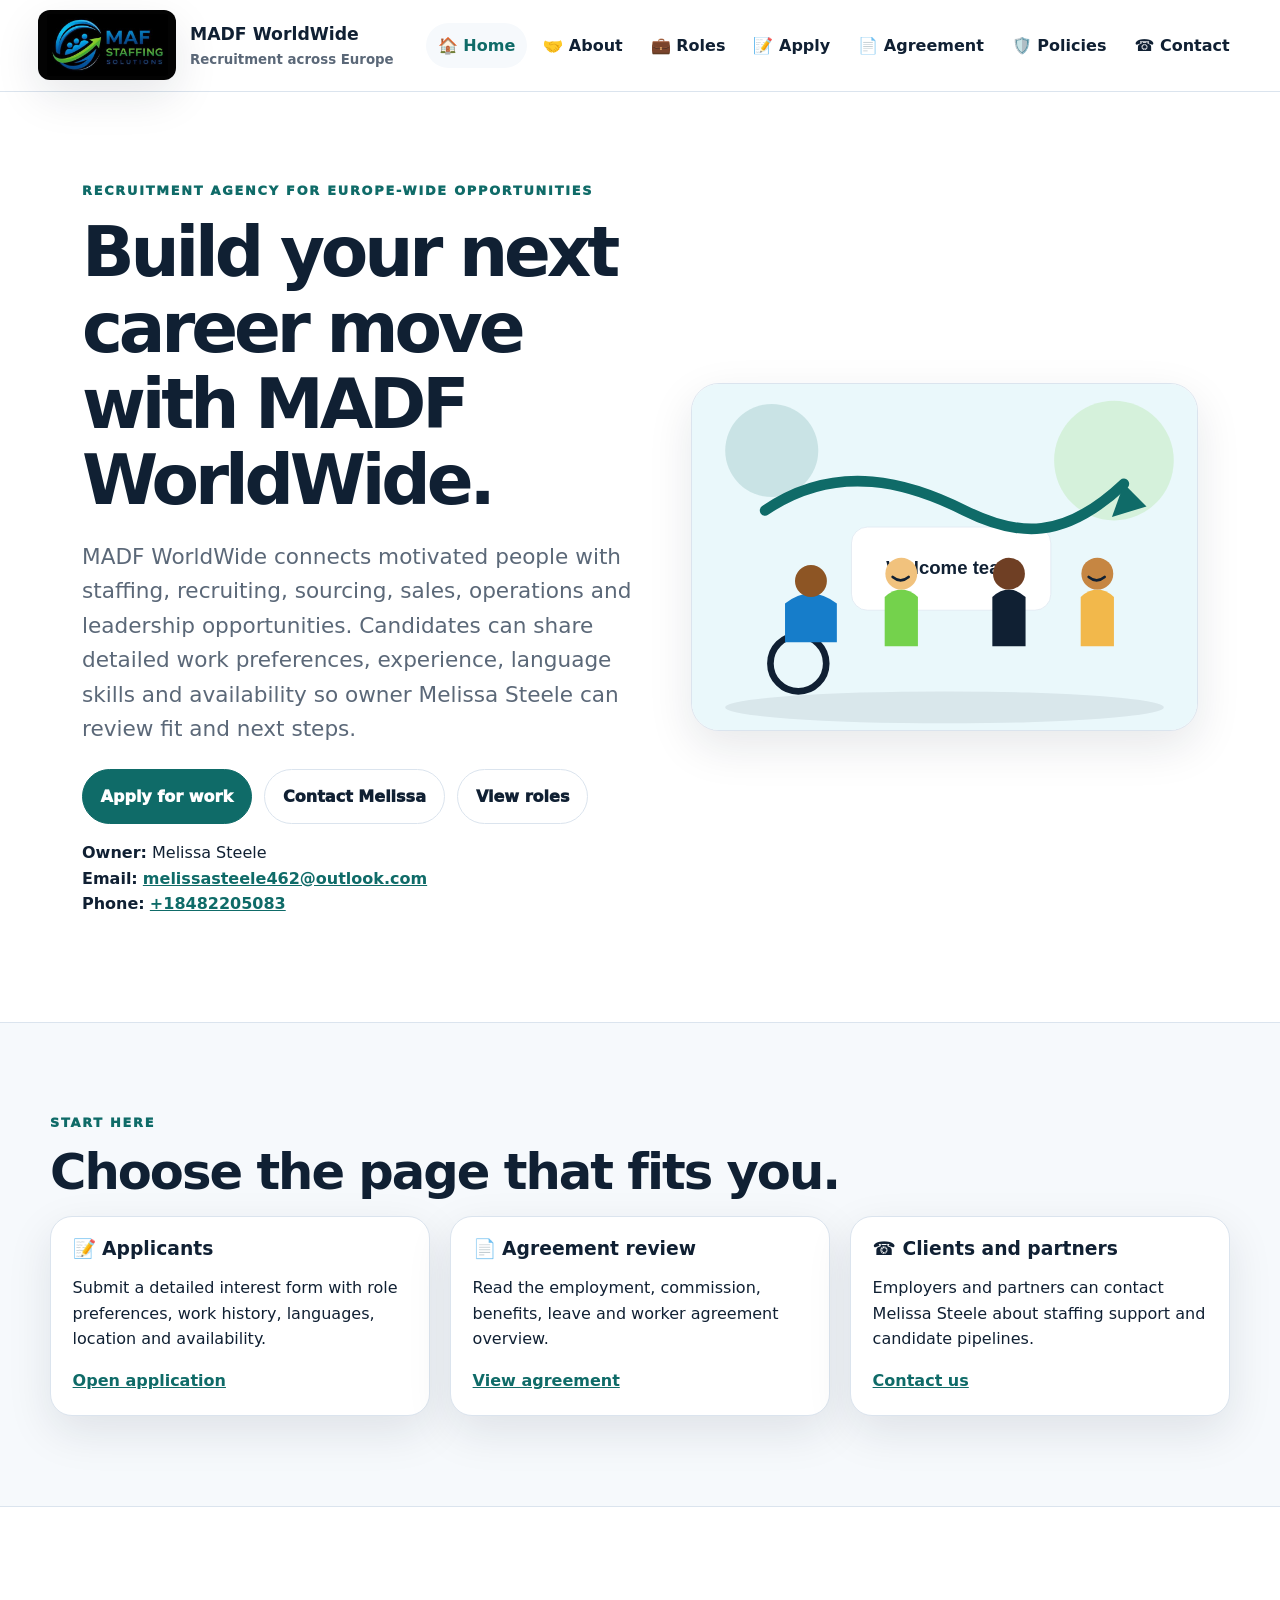
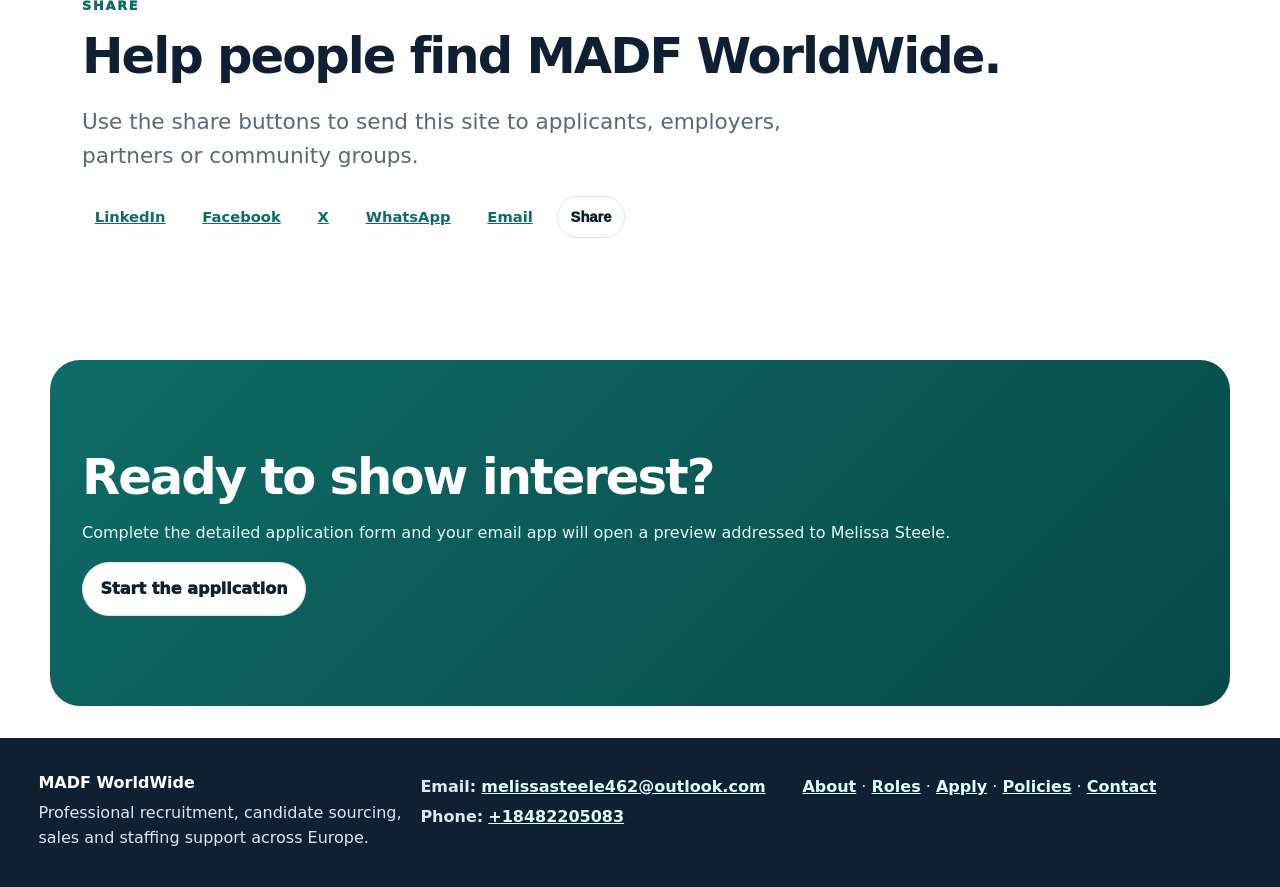
<file: index.html>
<!doctype html>
<html lang="en"><head><meta charset="utf-8"><meta name="viewport" content="width=device-width,initial-scale=1"><title>MADF WorldWide | Recruitment across Europe</title><meta name="description" content="MADF WorldWide recruitment agency owned by Melissa Steele."><link rel="icon" type="image/svg+xml" href="assets/favicon.svg"><link rel="apple-touch-icon" href="assets/favicon.svg"><meta property="og:title" content="MADF WorldWide"><meta property="og:description" content="Recruitment, staffing, sourcing and employment opportunities across Europe."><meta property="og:image" content="https://madf-worldwide.github.io/MADF-Staffing-Solutions/assets/logo.svg"><meta property="og:type" content="website"><meta name="twitter:card" content="summary_large_image"><meta name="twitter:image" content="https://madf-worldwide.github.io/MADF-Staffing-Solutions/assets/logo.svg"><link rel="stylesheet" href="style.css?v=clean-forms-2"></head><body>
<header><a class="brand" href="index.html"><img class="site-logo" src="assets/logo.svg" alt="MAF Staffing Solutions logo"><span><strong>MADF WorldWide</strong><small>Recruitment across Europe</small></span></a><button class="toggle" aria-expanded="false">☰ Menu</button><nav class="menu"><a class="active" href="index.html">🏠 Home</a><a href="about.html">🤝 About</a><a href="roles.html">💼 Roles</a><a href="apply.html">📝 Apply</a><a href="agreement.html">📄 Agreement</a><a href="notices.html">🛡️ Policies</a><a href="contact.html">☎ Contact</a></nav></header>
<main><section class="hero"><div><p class="eyebrow">Recruitment agency for Europe-wide opportunities</p><h1>Build your next career move with MADF WorldWide.</h1><p class="lead">MADF WorldWide connects motivated people with staffing, recruiting, sourcing, sales, operations and leadership opportunities. Candidates can share detailed work preferences, experience, language skills and availability so owner Melissa Steele can review fit and next steps.</p><div class="btns"><a class="btn primary" href="apply.html">Apply for work</a><a class="btn" href="contact.html">Contact Melissa</a><a class="btn" href="roles.html">View roles</a></div><p><strong>Owner:</strong> Melissa Steele<br><strong>Email:</strong> <a href="mailto:melissasteele462@outlook.com">melissasteele462@outlook.com</a><br><strong>Phone:</strong> <a href="tel:+18482205083">+18482205083</a></p></div><img class="hero-art" src="assets/home-team.svg" alt="Happy inclusive team working together"></section>
<section class="section soft"><div><p class="eyebrow">Start here</p><h2>Choose the page that fits you.</h2><div class="grid three"><article class="card"><h3>📝 Applicants</h3><p>Submit a detailed interest form with role preferences, work history, languages, location and availability.</p><a href="apply.html">Open application</a></article><article class="card"><h3>📄 Agreement review</h3><p>Read the employment, commission, benefits, leave and worker agreement overview.</p><a href="agreement.html">View agreement</a></article><article class="card"><h3>☎ Clients and partners</h3><p>Employers and partners can contact Melissa Steele about staffing support and candidate pipelines.</p><a href="contact.html">Contact us</a></article></div></div></section>
<section class="section"><p class="eyebrow">Share</p><h2>Help people find MADF WorldWide.</h2><p class="lead">Use the share buttons to send this site to applicants, employers, partners or community groups.</p><div class="share"><a data-share="linkedin" href="#">LinkedIn</a><a data-share="facebook" href="#">Facebook</a><a data-share="x" href="#">X</a><a data-share="whatsapp" href="#">WhatsApp</a><a data-share="email" href="#">Email</a><button type="button" data-native>Share</button></div></section>
<section class="section cta"><h2>Ready to show interest?</h2><p>Complete the detailed application form and your email app will open a preview addressed to Melissa Steele.</p><a class="btn" href="apply.html">Start the application</a></section></main>
<footer><div><strong>MADF WorldWide</strong><p>Professional recruitment, candidate sourcing, sales and staffing support across Europe.</p></div><div><p><strong>Email:</strong> <a href="mailto:melissasteele462@outlook.com">melissasteele462@outlook.com</a></p><p><strong>Phone:</strong> <a href="tel:+18482205083">+18482205083</a></p></div><div><p><a href="about.html">About</a> · <a href="roles.html">Roles</a> · <a href="apply.html">Apply</a> · <a href="notices.html">Policies</a> · <a href="contact.html">Contact</a></p></div></footer><script src="script.js?v=clean-forms-2"></script></body></html>
</file>
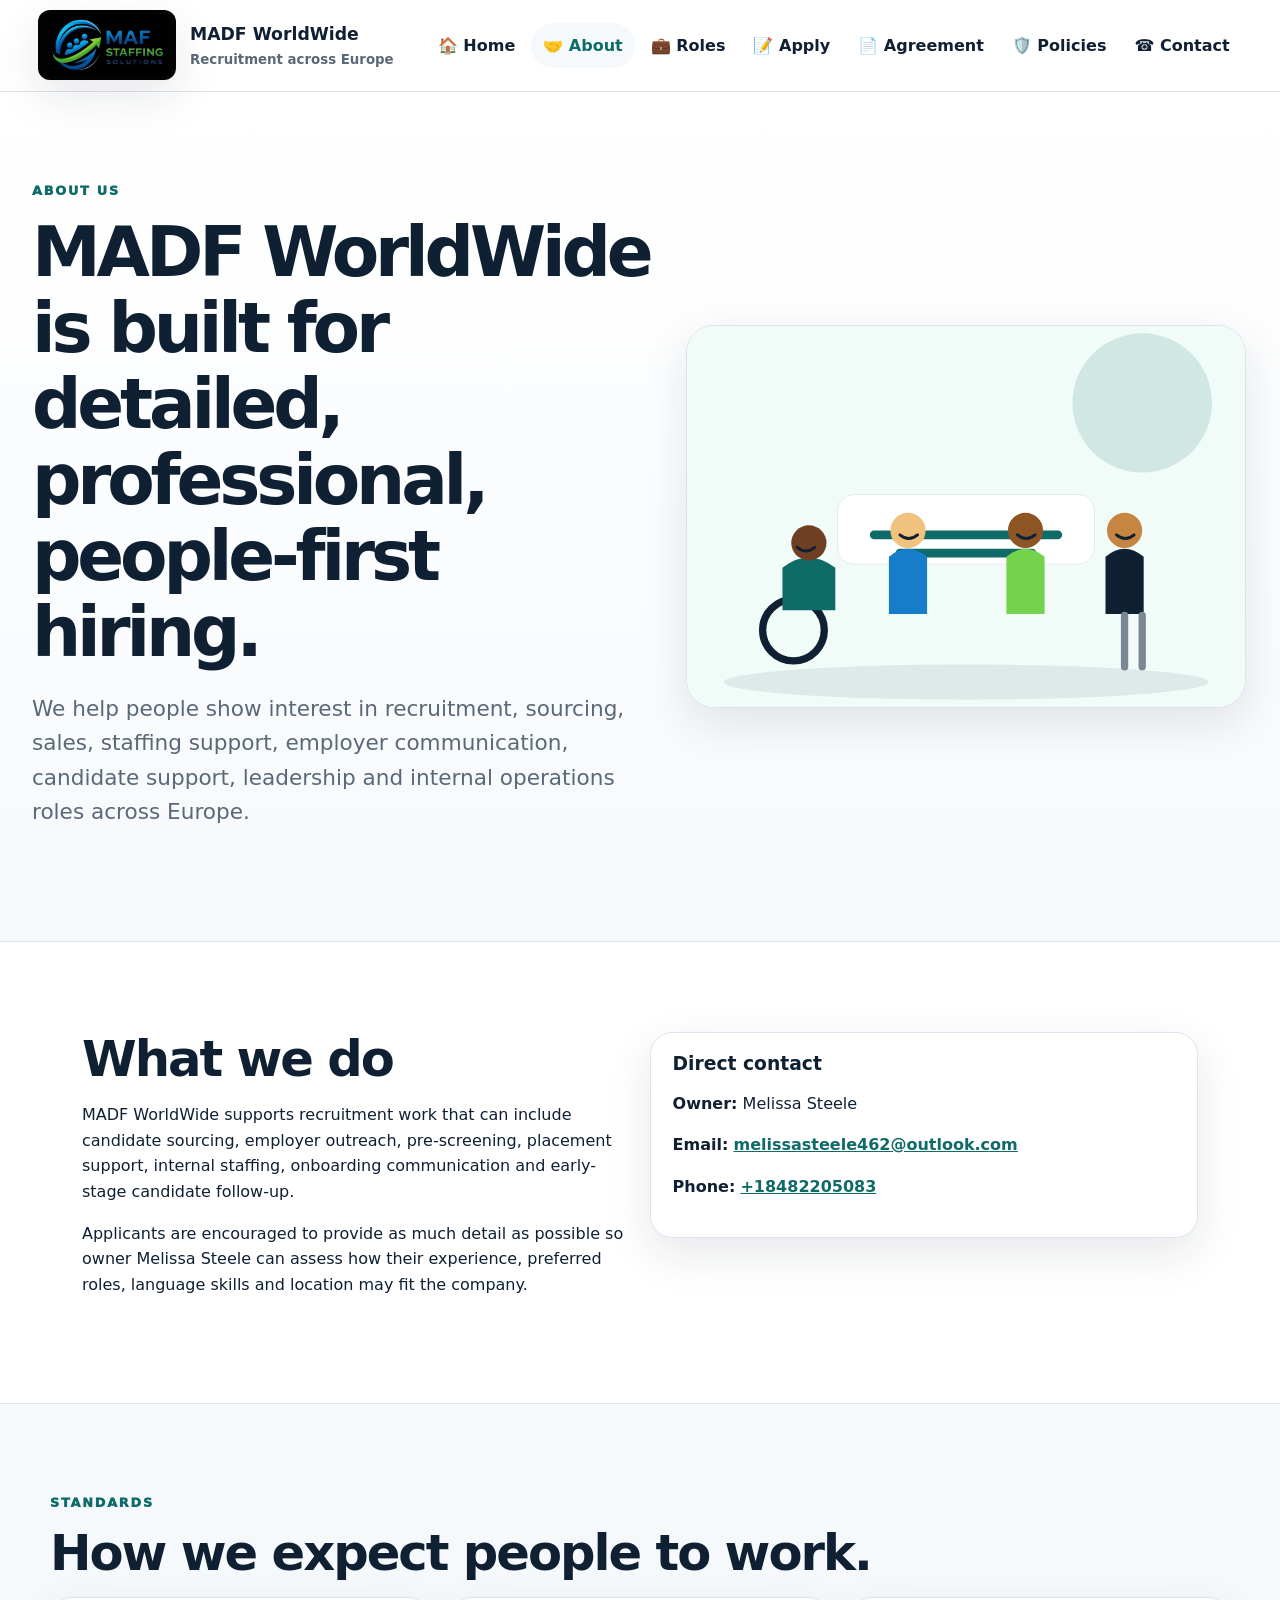
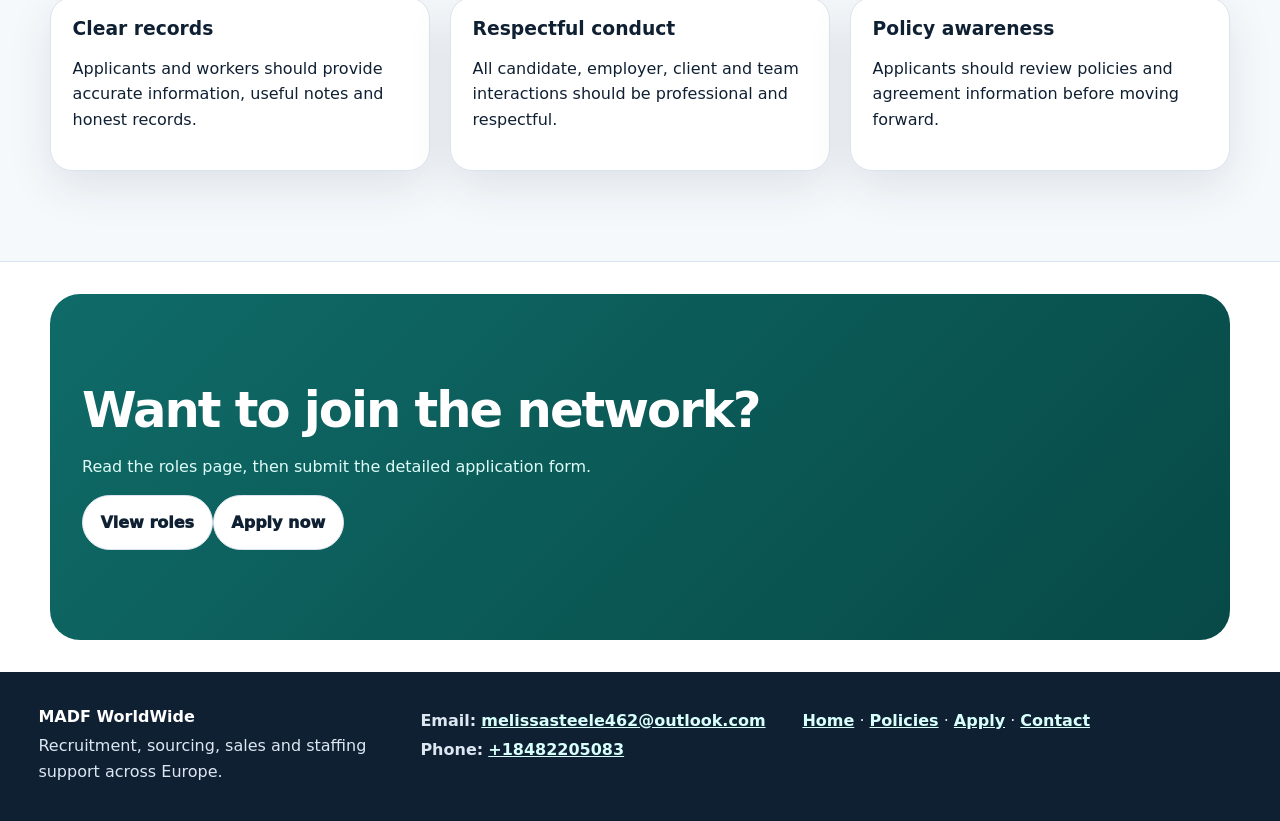
<file: about.html>
<!doctype html>
<html lang="en"><head><meta charset="utf-8"><meta name="viewport" content="width=device-width,initial-scale=1"><title>About MADF WorldWide</title><meta name="description" content="About MADF WorldWide recruitment agency owned by Melissa Steele."><link rel="stylesheet" href="style.css"></head><body>
<header><a class="brand" href="index.html"><img class="site-logo" src="assets/logo.svg" alt="MAF Staffing Solutions logo"><span><strong>MADF WorldWide</strong><small>Recruitment across Europe</small></span></a><button class="toggle" aria-expanded="false">☰ Menu</button><nav class="menu"><a href="index.html">🏠 Home</a><a class="active" href="about.html">🤝 About</a><a href="roles.html">💼 Roles</a><a href="apply.html">📝 Apply</a><a href="agreement.html">📄 Agreement</a><a href="notices.html">🛡️ Policies</a><a href="contact.html">☎ Contact</a></nav></header>
<main><section class="section page-title"><div class="copy"><p class="eyebrow">About us</p><h1>MADF WorldWide is built for detailed, professional, people-first hiring.</h1><p class="lead">We help people show interest in recruitment, sourcing, sales, staffing support, employer communication, candidate support, leadership and internal operations roles across Europe.</p></div><img class="page-art" src="assets/about-team.svg" alt="Diverse team sharing ideas in an accessible workplace"></section>
<section class="section"><div class="grid two"><div><h2>What we do</h2><p>MADF WorldWide supports recruitment work that can include candidate sourcing, employer outreach, pre-screening, placement support, internal staffing, onboarding communication and early-stage candidate follow-up.</p><p>Applicants are encouraged to provide as much detail as possible so owner Melissa Steele can assess how their experience, preferred roles, language skills and location may fit the company.</p></div><div class="card"><h3>Direct contact</h3><p><strong>Owner:</strong> Melissa Steele</p><p><strong>Email:</strong> <a href="mailto:melissasteele462@outlook.com">melissasteele462@outlook.com</a></p><p><strong>Phone:</strong> <a href="tel:+18482205083">+18482205083</a></p></div></div></section>
<section class="section soft"><div><p class="eyebrow">Standards</p><h2>How we expect people to work.</h2><div class="grid three"><article class="card"><h3>Clear records</h3><p>Applicants and workers should provide accurate information, useful notes and honest records.</p></article><article class="card"><h3>Respectful conduct</h3><p>All candidate, employer, client and team interactions should be professional and respectful.</p></article><article class="card"><h3>Policy awareness</h3><p>Applicants should review policies and agreement information before moving forward.</p></article></div></div></section>
<section class="section cta"><h2>Want to join the network?</h2><p>Read the roles page, then submit the detailed application form.</p><a class="btn" href="roles.html">View roles</a><a class="btn" href="apply.html">Apply now</a></section></main>
<footer><div><strong>MADF WorldWide</strong><p>Recruitment, sourcing, sales and staffing support across Europe.</p></div><div><p><strong>Email:</strong> <a href="mailto:melissasteele462@outlook.com">melissasteele462@outlook.com</a></p><p><strong>Phone:</strong> <a href="tel:+18482205083">+18482205083</a></p></div><div><p><a href="index.html">Home</a> · <a href="notices.html">Policies</a> · <a href="apply.html">Apply</a> · <a href="contact.html">Contact</a></p></div></footer><script src="script.js"></script></body></html>
</file>
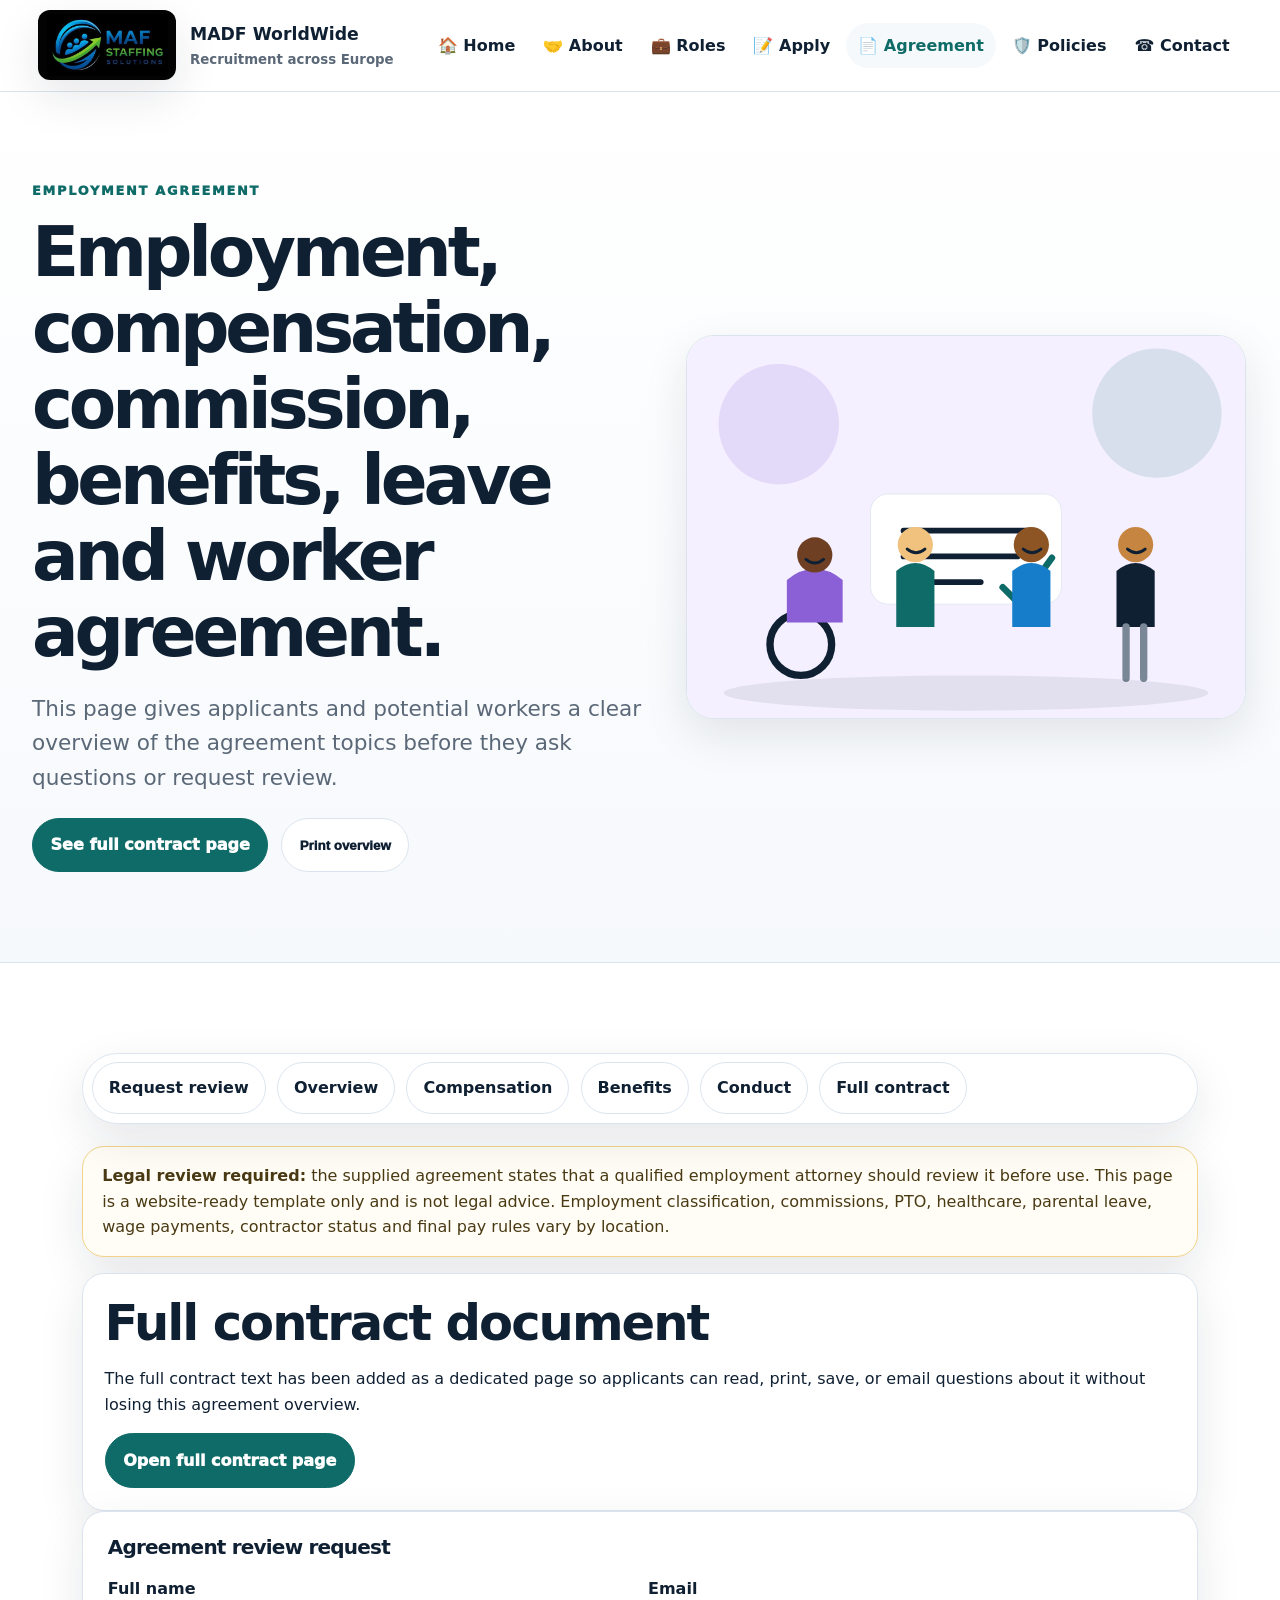
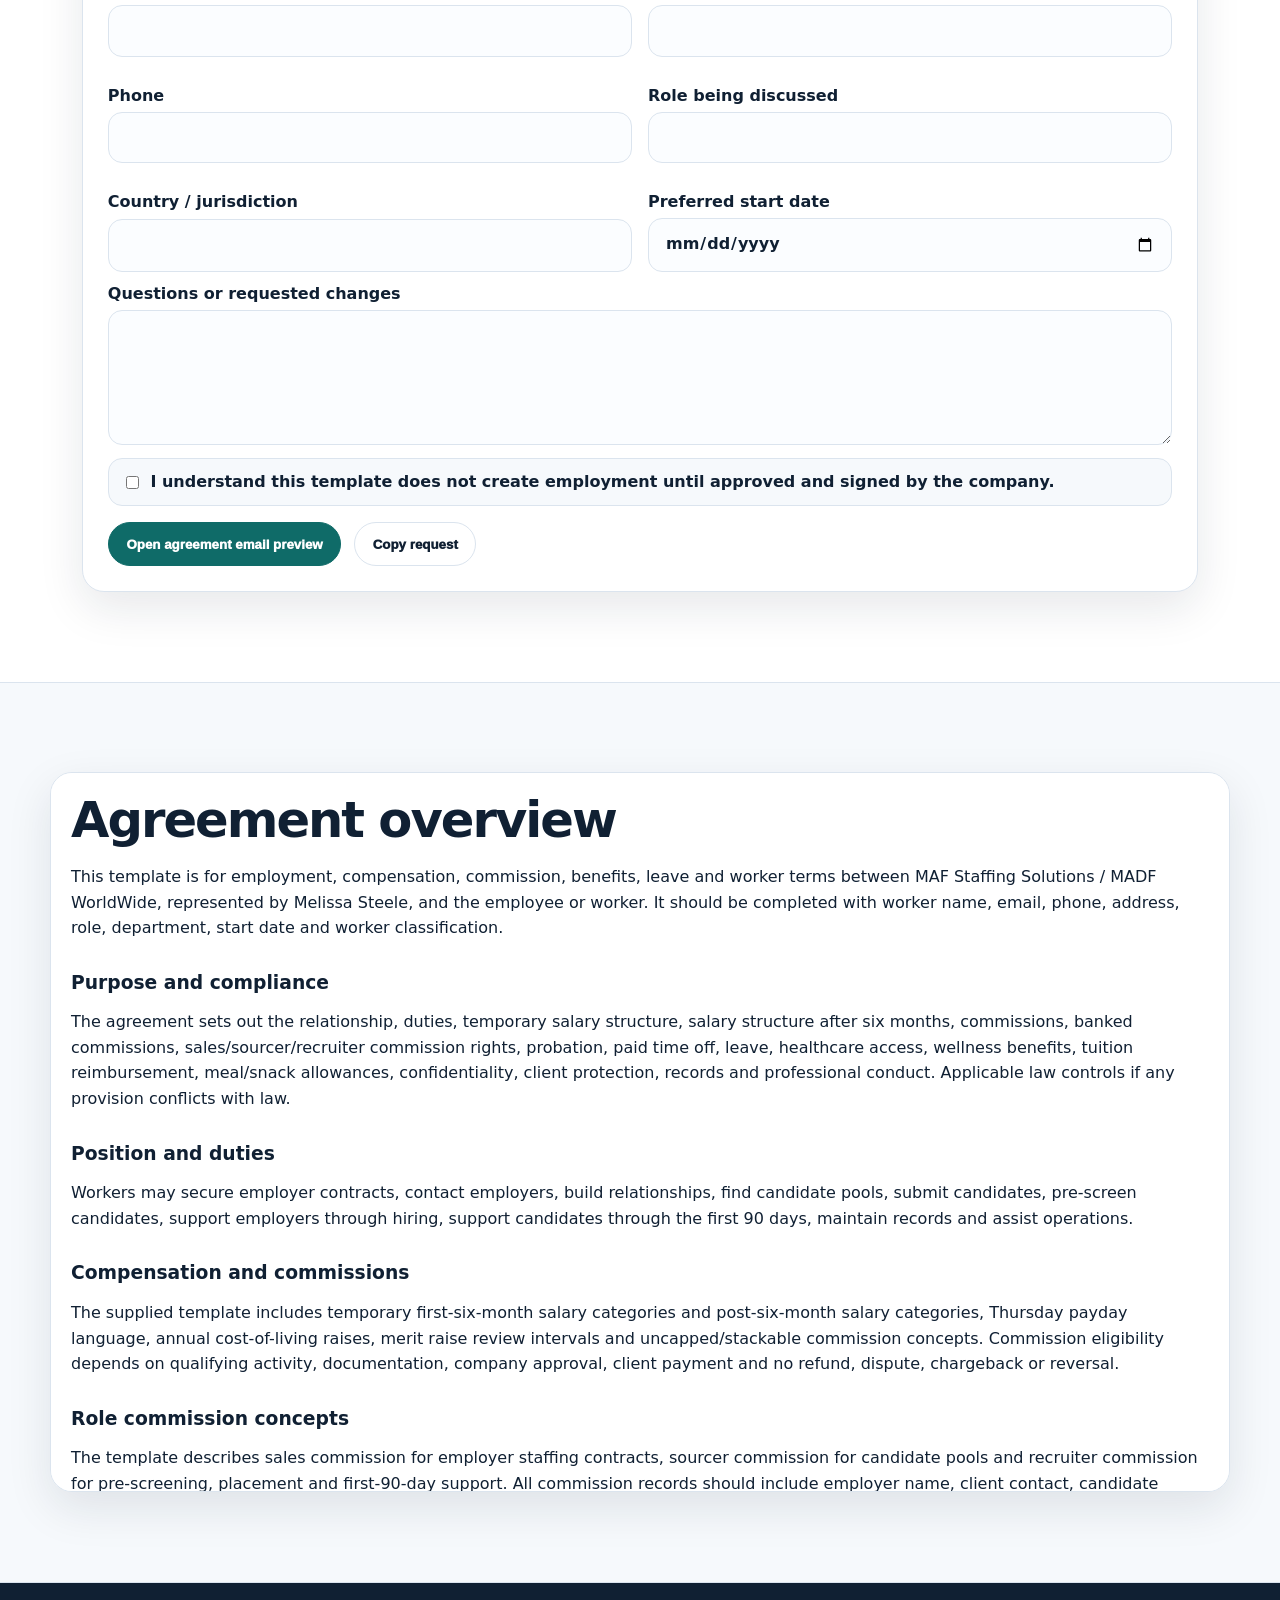
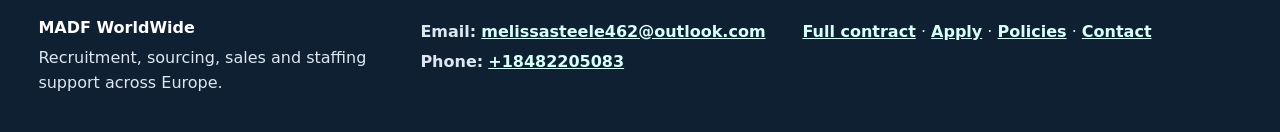
<file: agreement.html>
<!doctype html>
<html lang="en"><head><meta charset="utf-8"><meta name="viewport" content="width=device-width,initial-scale=1"><title>Agreement | MADF WorldWide</title><meta name="description" content="Employment agreement overview and review request for MADF WorldWide."><link rel="icon" type="image/svg+xml" href="assets/favicon.svg"><link rel="stylesheet" href="style.css?v=clean-forms-2"><style>.form-card{background:#fff;border:1px solid #dbe4ee;border-radius:22px;box-shadow:0 16px 45px rgba(16,32,51,.1);padding:1.55rem;margin:0}.form-title{font-size:1.25rem;margin:0 0 1.25rem;line-height:1.15}.form-card label{margin-bottom:.8rem}.form-card .btns{margin-top:1rem}</style></head><body>
<header><a class="brand" href="index.html"><img class="site-logo" src="assets/logo.svg" alt="MAF Staffing Solutions logo"><span><strong>MADF WorldWide</strong><small>Recruitment across Europe</small></span></a><button class="toggle" aria-expanded="false">☰ Menu</button><nav class="menu"><a href="index.html">🏠 Home</a><a href="about.html">🤝 About</a><a href="roles.html">💼 Roles</a><a href="apply.html">📝 Apply</a><a class="active" href="agreement.html">📄 Agreement</a><a href="notices.html">🛡️ Policies</a><a href="contact.html">☎ Contact</a></nav></header>
<main><section class="section page-title"><div class="copy"><p class="eyebrow">Employment agreement</p><h1>Employment, compensation, commission, benefits, leave and worker agreement.</h1><p class="lead">This page gives applicants and potential workers a clear overview of the agreement topics before they ask questions or request review.</p><div class="btns"><a class="btn primary" href="full-contract.html">See full contract page</a><button type="button" onclick="window.print()">Print overview</button></div></div><img class="page-art" src="assets/agreement-team.svg" alt="Inclusive team reviewing agreements together"></section>
<section class="section"><nav class="mini"><a href="#request">Request review</a><a href="#overview">Overview</a><a href="#compensation">Compensation</a><a href="#benefits">Benefits</a><a href="#conduct">Conduct</a><a href="full-contract.html">Full contract</a></nav><div class="notice"><strong>Legal review required:</strong> the supplied agreement states that a qualified employment attorney should review it before use. This page is a website-ready template only and is not legal advice. Employment classification, commissions, PTO, healthcare, parental leave, wage payments, contractor status and final pay rules vary by location.</div><div class="card"><h2>Full contract document</h2><p>The full contract text has been added as a dedicated page so applicants can read, print, save, or email questions about it without losing this agreement overview.</p><a class="btn primary" href="full-contract.html">Open full contract page</a></div><form id="request" class="smart" data-name="Agreement Review Request" data-subject="MADF WorldWide Agreement Review Request"><div class="form-card"><h2 class="form-title">Agreement review request</h2><div class="fg"><label>Full name<input name="Full name" required></label><label>Email<input name="Email" type="email" required></label><label>Phone<input name="Phone" type="tel"></label><label>Role being discussed<input name="Role being discussed"></label><label>Country / jurisdiction<input name="Country or jurisdiction"></label><label>Preferred start date<input name="Preferred start date" type="date"></label></div><label>Questions or requested changes<textarea name="Agreement questions or requested changes" rows="5"></textarea></label><label class="check"><input type="checkbox" name="Agreement acknowledgement" value="Reviewed template and understands attorney review is required" required> I understand this template does not create employment until approved and signed by the company.</label><div class="btns"><button class="primary" type="submit">Open agreement email preview</button><button type="button" data-copy>Copy request</button></div><output></output></div></form></section>
<section id="overview" class="section soft"><div><article class="agreement card"><h2>Agreement overview</h2><p>This template is for employment, compensation, commission, benefits, leave and worker terms between MAF Staffing Solutions / MADF WorldWide, represented by Melissa Steele, and the employee or worker. It should be completed with worker name, email, phone, address, role, department, start date and worker classification.</p><h3>Purpose and compliance</h3><p>The agreement sets out the relationship, duties, temporary salary structure, salary structure after six months, commissions, banked commissions, sales/sourcer/recruiter commission rights, probation, paid time off, leave, healthcare access, wellness benefits, tuition reimbursement, meal/snack allowances, confidentiality, client protection, records and professional conduct. Applicable law controls if any provision conflicts with law.</p><h3>Position and duties</h3><p>Workers may secure employer contracts, contact employers, build relationships, find candidate pools, submit candidates, pre-screen candidates, support employers through hiring, support candidates through the first 90 days, maintain records and assist operations.</p><h3 id="compensation">Compensation and commissions</h3><p>The supplied template includes temporary first-six-month salary categories and post-six-month salary categories, Thursday payday language, annual cost-of-living raises, merit raise review intervals and uncapped/stackable commission concepts. Commission eligibility depends on qualifying activity, documentation, company approval, client payment and no refund, dispute, chargeback or reversal.</p><h3>Role commission concepts</h3><p>The template describes sales commission for employer staffing contracts, sourcer commission for candidate pools and recruiter commission for pre-screening, placement and first-90-day support. All commission records should include employer name, client contact, candidate details, source, submission date, recruiter, position filled, salary, contract date, proof of screening and support records.</p><h3 id="benefits">Probation, PTO, leave and benefits</h3><p>The template includes a 90-day probationary period, PTO access after company operating milestones, vacation and sick-day concepts, carryover limits, bereavement leave, parental leave, healthcare and benefit access, therapy reimbursement, gym membership or reimbursement, nutritionist benefit, tuition reimbursement and meal/snack allowances. These items must be checked against applicable law and formal plan documents.</p><h3 id="conduct">Confidentiality, ownership and records</h3><p>Company, client, employer, candidate, commission, compensation, staffing contract, pricing, business strategy, lead list, form, software and private communication information is confidential. Client, employer and candidate information obtained through MADF belongs to the company. False or incomplete records may result in denial of payment, discipline, termination or other lawful remedies.</p><h3>Separation, modification and signature</h3><p>The template includes separation language for vacation payout and earned commission handling, policy modification language, governing law blanks, severability and signature blocks for the company representative, employee/worker and optional witness.</p><p><strong>Company representative:</strong> Melissa Steele, <a href="mailto:melissasteele462@outlook.com">melissasteele462@outlook.com</a>.</p></article></div></section></main>
<footer><div><strong>MADF WorldWide</strong><p>Recruitment, sourcing, sales and staffing support across Europe.</p></div><div><p><strong>Email:</strong> <a href="mailto:melissasteele462@outlook.com">melissasteele462@outlook.com</a></p><p><strong>Phone:</strong> <a href="tel:+18482205083">+18482205083</a></p></div><div><p><a href="full-contract.html">Full contract</a> · <a href="apply.html">Apply</a> · <a href="notices.html">Policies</a> · <a href="contact.html">Contact</a></p></div></footer><script src="script.js?v=clean-forms-2"></script></body></html>
</file>
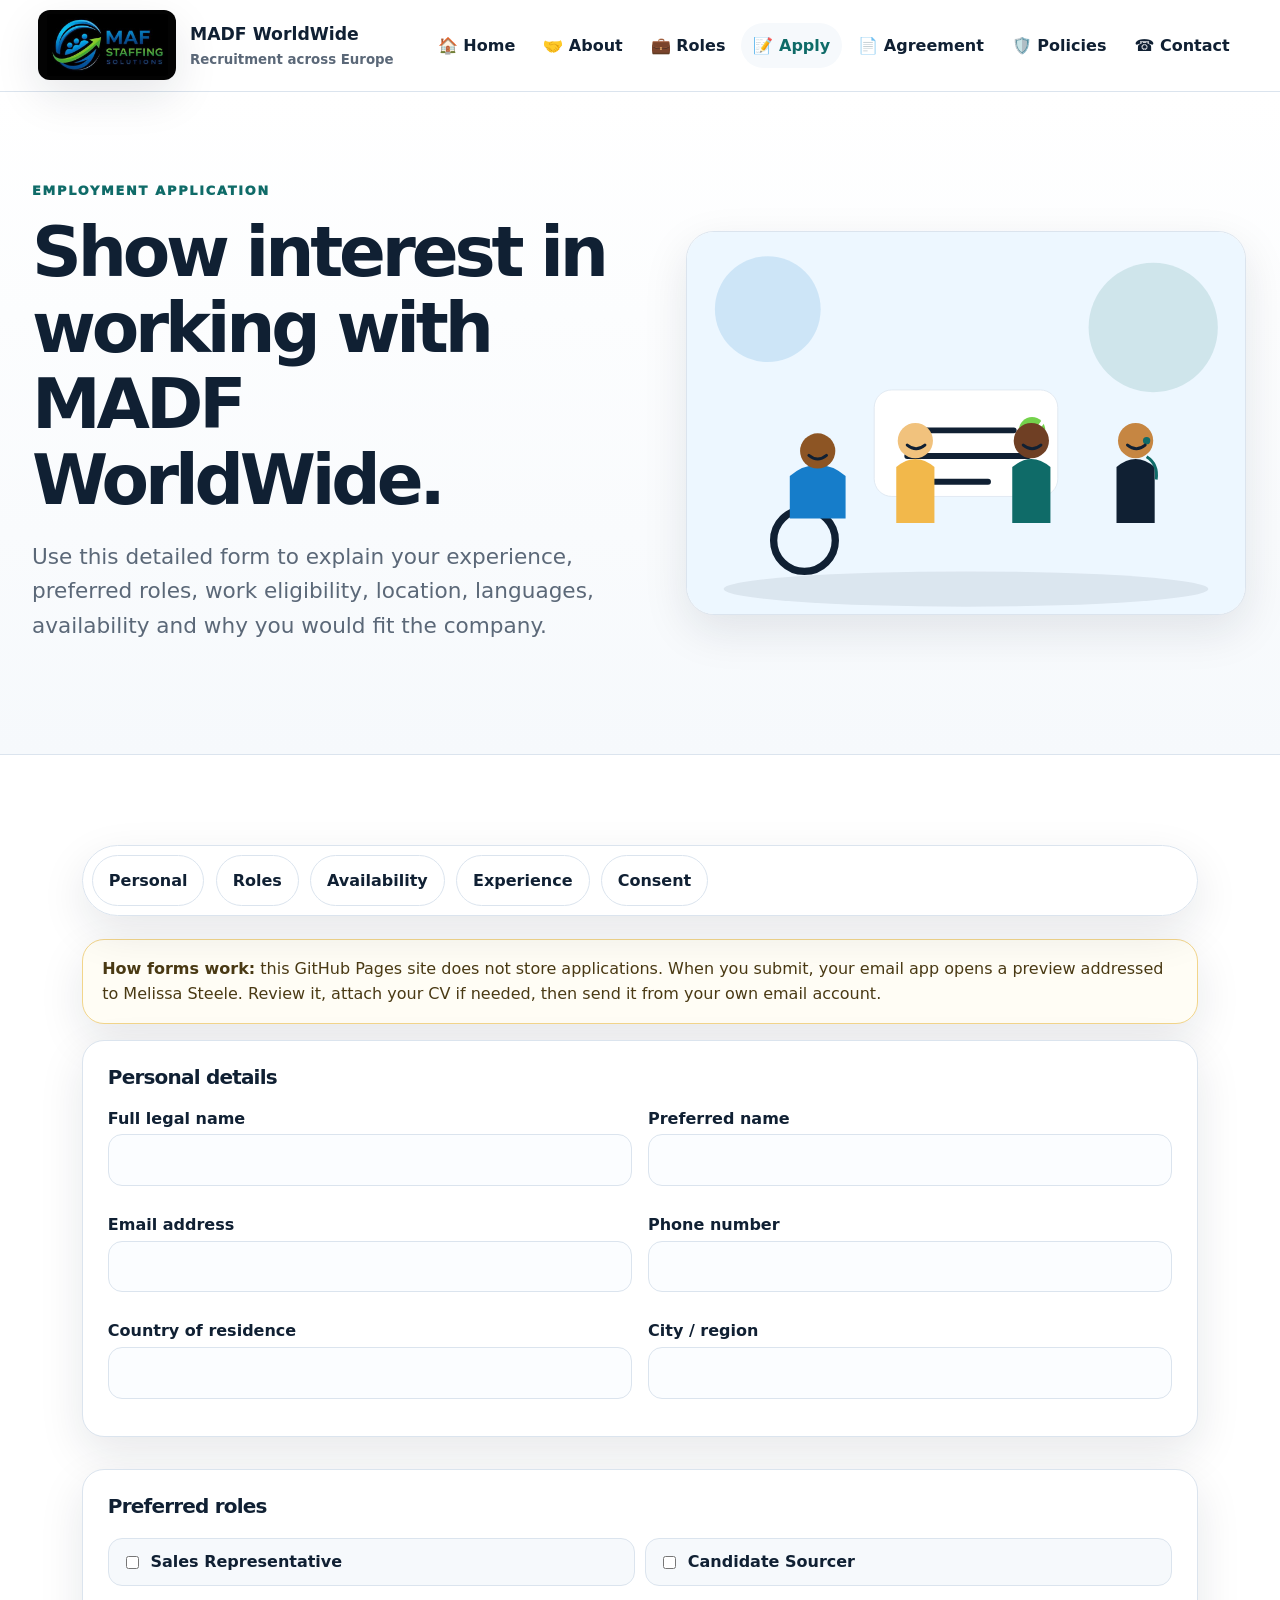
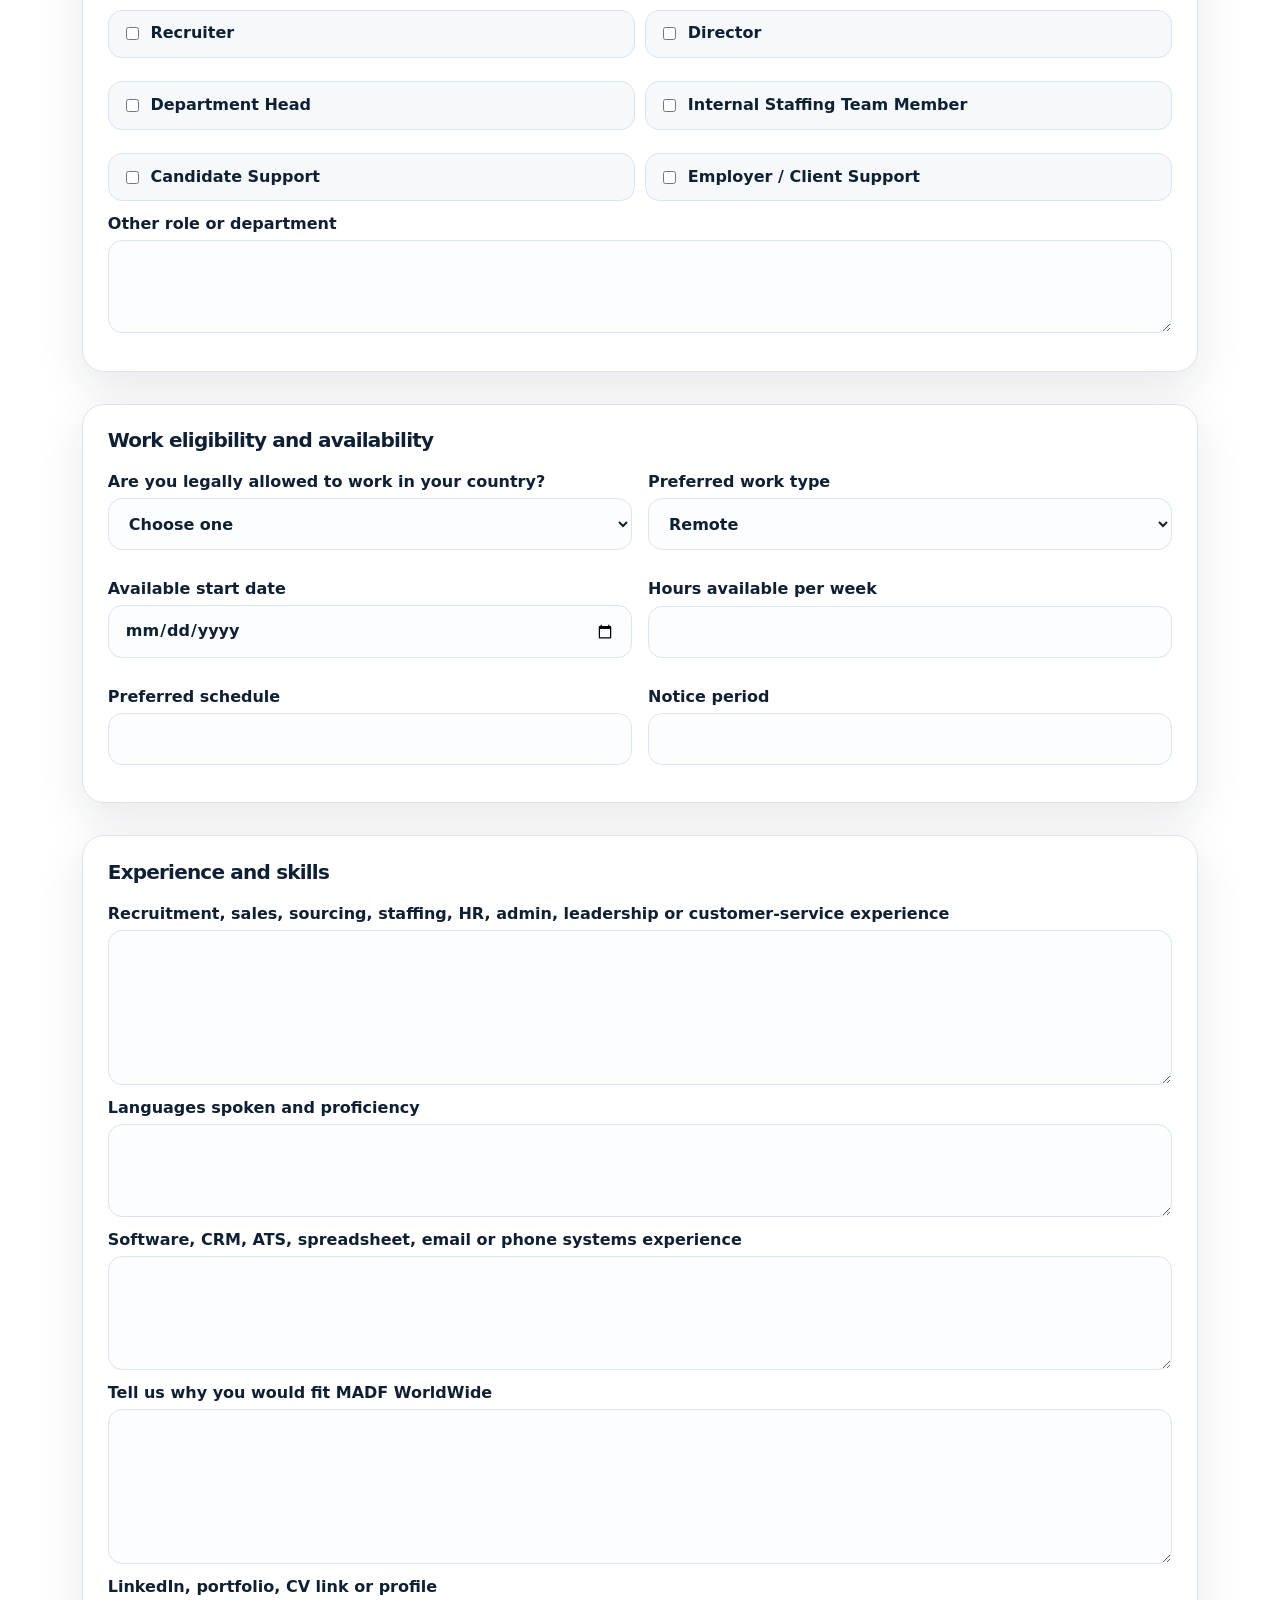
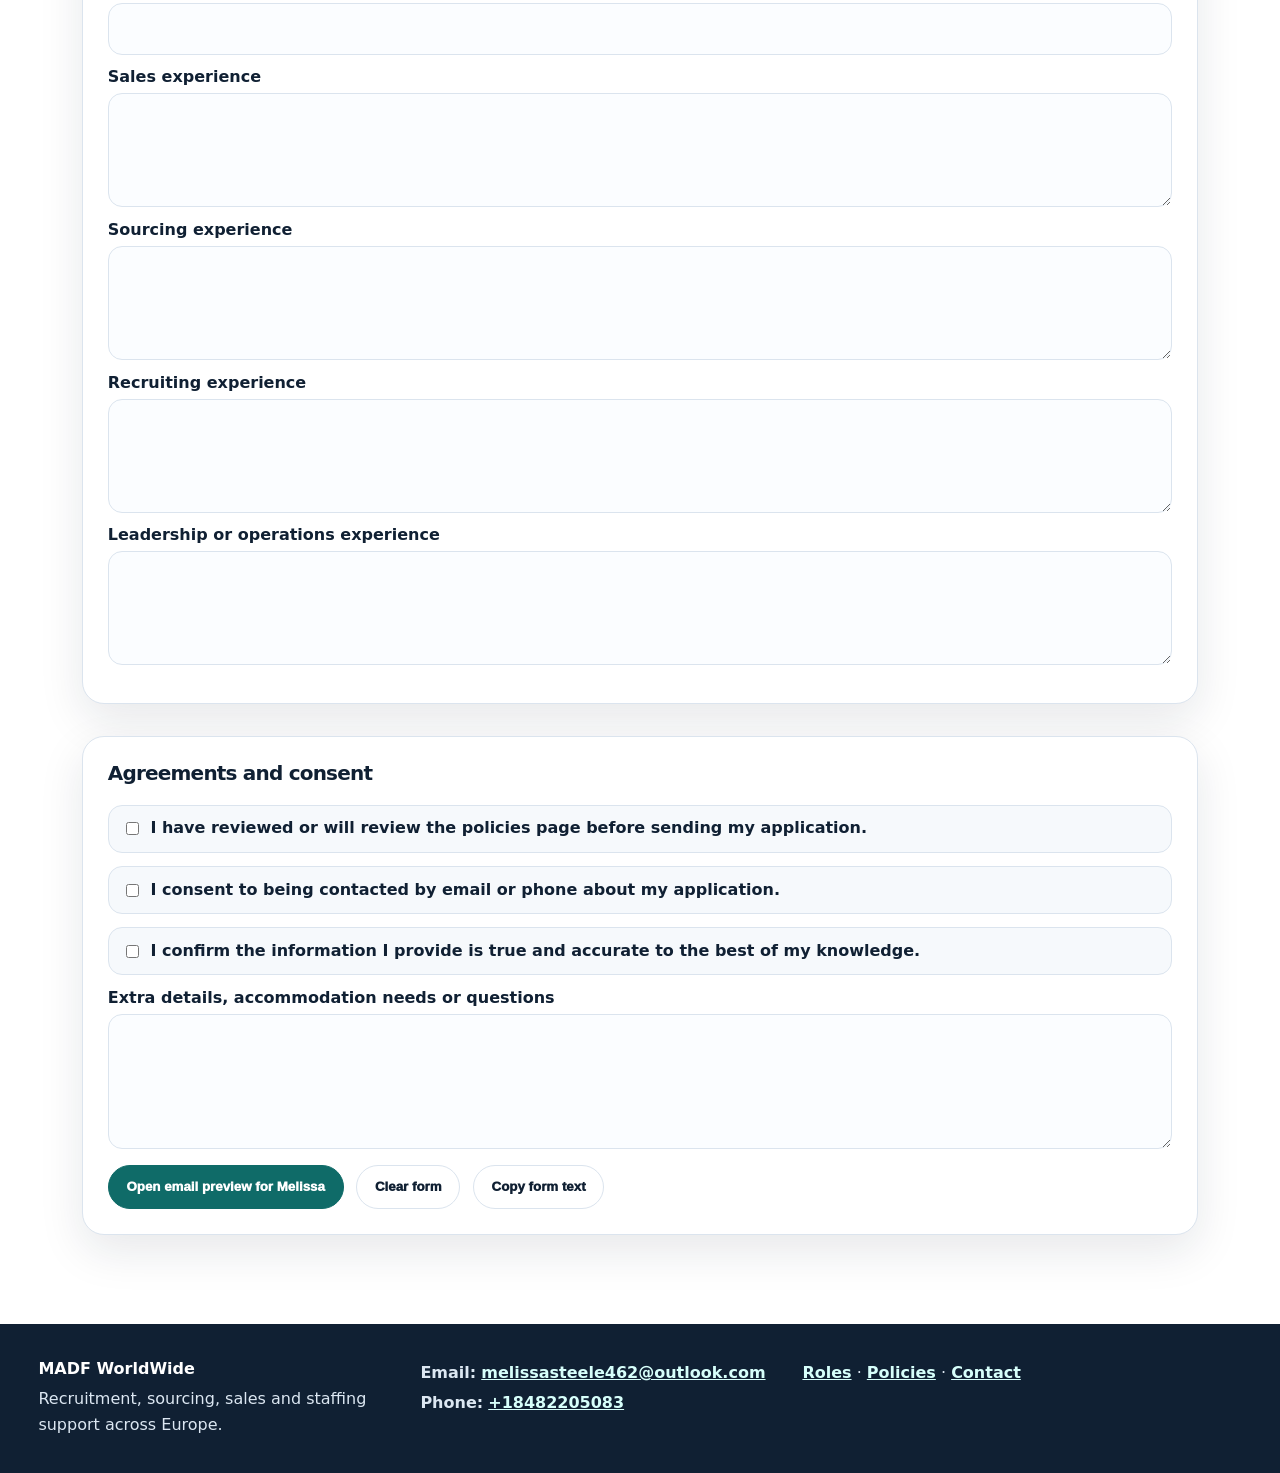
<file: apply.html>
<!doctype html>
<html lang="en"><head><meta charset="utf-8"><meta name="viewport" content="width=device-width,initial-scale=1"><title>Apply | MADF WorldWide</title><meta name="description" content="Detailed employment application form for MADF WorldWide."><link rel="icon" type="image/svg+xml" href="assets/favicon.svg"><link rel="stylesheet" href="style.css?v=clean-forms-2"><style>.form-card{background:#fff;border:1px solid #dbe4ee;border-radius:22px;box-shadow:0 16px 45px rgba(16,32,51,.1);padding:1.55rem;margin:0}.form-title{font-size:1.25rem;margin:0 0 1.25rem;line-height:1.15}.form-card+.form-card{margin-top:1rem}.form-card label{margin-bottom:.8rem}.form-card .btns{margin-top:1rem}</style></head><body>
<header><a class="brand" href="index.html"><img class="site-logo" src="assets/logo.svg" alt="MAF Staffing Solutions logo"><span><strong>MADF WorldWide</strong><small>Recruitment across Europe</small></span></a><button class="toggle" aria-expanded="false">☰ Menu</button><nav class="menu"><a href="index.html">🏠 Home</a><a href="about.html">🤝 About</a><a href="roles.html">💼 Roles</a><a class="active" href="apply.html">📝 Apply</a><a href="agreement.html">📄 Agreement</a><a href="notices.html">🛡️ Policies</a><a href="contact.html">☎ Contact</a></nav></header>
<main><section class="section page-title"><div class="copy"><p class="eyebrow">Employment application</p><h1>Show interest in working with MADF WorldWide.</h1><p class="lead">Use this detailed form to explain your experience, preferred roles, work eligibility, location, languages, availability and why you would fit the company.</p></div><img class="page-art" src="assets/apply-team.svg" alt="Inclusive applicants and recruitment staff completing forms together"></section>
<section class="section"><nav class="mini"><a href="#personal">Personal</a><a href="#roles">Roles</a><a href="#availability">Availability</a><a href="#experience">Experience</a><a href="#consent">Consent</a></nav><div class="notice"><strong>How forms work:</strong> this GitHub Pages site does not store applications. When you submit, your email app opens a preview addressed to Melissa Steele. Review it, attach your CV if needed, then send it from your own email account.</div><form class="smart" data-name="Employment Application" data-subject="MADF WorldWide Employment Application"><div id="personal" class="form-card"><h2 class="form-title">Personal details</h2><div class="fg"><label>Full legal name<input name="Full legal name" required></label><label>Preferred name<input name="Preferred name"></label><label>Email address<input name="Email" type="email" required></label><label>Phone number<input name="Phone" type="tel"></label><label>Country of residence<input name="Country of residence" required></label><label>City / region<input name="City or region"></label></div></div><div id="roles" class="form-card"><h2 class="form-title">Preferred roles</h2><div class="checks"><label><input type="checkbox" name="Preferred roles" value="Sales Representative"> Sales Representative</label><label><input type="checkbox" name="Preferred roles" value="Candidate Sourcer"> Candidate Sourcer</label><label><input type="checkbox" name="Preferred roles" value="Recruiter"> Recruiter</label><label><input type="checkbox" name="Preferred roles" value="Director"> Director</label><label><input type="checkbox" name="Preferred roles" value="Department Head"> Department Head</label><label><input type="checkbox" name="Preferred roles" value="Internal Staffing Team Member"> Internal Staffing Team Member</label><label><input type="checkbox" name="Preferred roles" value="Candidate Support"> Candidate Support</label><label><input type="checkbox" name="Preferred roles" value="Employer / Client Support"> Employer / Client Support</label></div><label>Other role or department<textarea name="Other role or department" rows="3"></textarea></label></div><div id="availability" class="form-card"><h2 class="form-title">Work eligibility and availability</h2><div class="fg"><label>Are you legally allowed to work in your country?<select name="Work authorization" required><option value="">Choose one</option><option>Yes</option><option>No</option><option>Unsure / need discussion</option></select></label><label>Preferred work type<select name="Preferred work type"><option>Remote</option><option>Hybrid</option><option>On-site</option><option>Flexible</option></select></label><label>Available start date<input name="Available start date" type="date"></label><label>Hours available per week<input name="Hours available per week" type="number" min="1" max="80"></label><label>Preferred schedule<input name="Preferred schedule"></label><label>Notice period<input name="Notice period"></label></div></div><div id="experience" class="form-card"><h2 class="form-title">Experience and skills</h2><label>Recruitment, sales, sourcing, staffing, HR, admin, leadership or customer-service experience<textarea name="Relevant experience" rows="6" required></textarea></label><label>Languages spoken and proficiency<textarea name="Languages" rows="3"></textarea></label><label>Software, CRM, ATS, spreadsheet, email or phone systems experience<textarea name="Software and systems" rows="4"></textarea></label><label>Tell us why you would fit MADF WorldWide<textarea name="Why I fit MADF WorldWide" rows="6" required></textarea></label><label>LinkedIn, portfolio, CV link or profile<input name="Professional links"></label><label>Sales experience<textarea name="Sales experience" rows="4"></textarea></label><label>Sourcing experience<textarea name="Sourcing experience" rows="4"></textarea></label><label>Recruiting experience<textarea name="Recruiting experience" rows="4"></textarea></label><label>Leadership or operations experience<textarea name="Leadership experience" rows="4"></textarea></label></div><div id="consent" class="form-card"><h2 class="form-title">Agreements and consent</h2><label class="check"><input type="checkbox" name="Policy agreement" value="Applicant reviewed policy page" required> I have reviewed or will review the policies page before sending my application.</label><label class="check"><input type="checkbox" name="Email consent" value="Applicant consents to email/phone contact" required> I consent to being contacted by email or phone about my application.</label><label class="check"><input type="checkbox" name="Truthfulness confirmation" value="Applicant confirms information is accurate" required> I confirm the information I provide is true and accurate to the best of my knowledge.</label><label>Extra details, accommodation needs or questions<textarea name="Extra details or questions" rows="5"></textarea></label><div class="btns"><button class="primary" type="submit">Open email preview for Melissa</button><button type="reset">Clear form</button><button type="button" data-copy>Copy form text</button></div><output aria-live="polite"></output></div></form></section></main>
<footer><div><strong>MADF WorldWide</strong><p>Recruitment, sourcing, sales and staffing support across Europe.</p></div><div><p><strong>Email:</strong> <a href="mailto:melissasteele462@outlook.com">melissasteele462@outlook.com</a></p><p><strong>Phone:</strong> <a href="tel:+18482205083">+18482205083</a></p></div><div><p><a href="roles.html">Roles</a> · <a href="notices.html">Policies</a> · <a href="contact.html">Contact</a></p></div></footer><script src="script.js?v=clean-forms-2"></script></body></html>
</file>
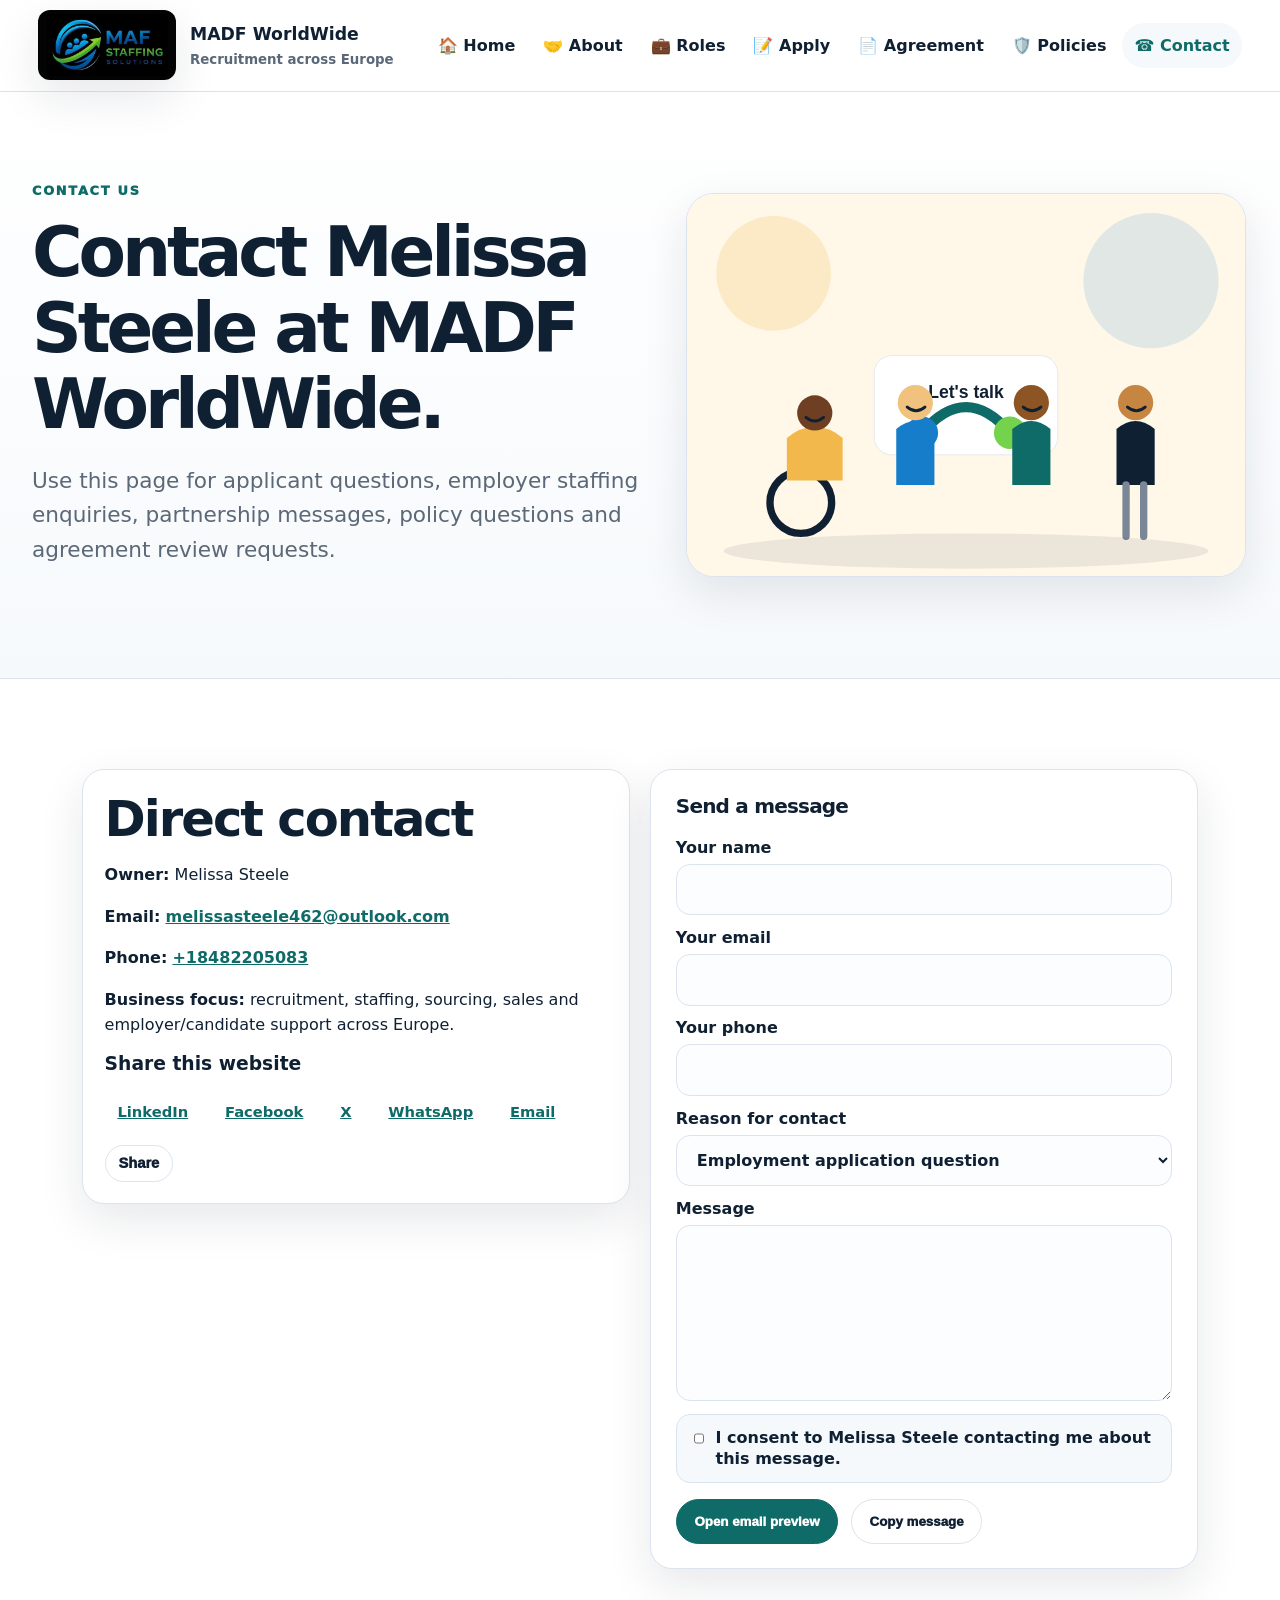
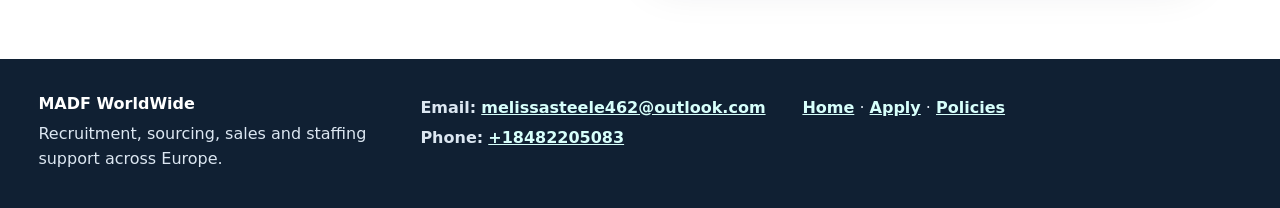
<file: contact.html>
<!doctype html>
<html lang="en"><head><meta charset="utf-8"><meta name="viewport" content="width=device-width,initial-scale=1"><title>Contact | MADF WorldWide</title><meta name="description" content="Contact Melissa Steele at MADF WorldWide."><link rel="icon" type="image/svg+xml" href="assets/favicon.svg"><link rel="stylesheet" href="style.css?v=clean-forms-1"><style>.form-card{background:#fff;border:1px solid #dbe4ee;border-radius:22px;box-shadow:0 16px 45px rgba(16,32,51,.1);padding:1.55rem;margin:0}.form-title{font-size:1.25rem;margin:0 0 1.25rem;line-height:1.15}.form-card label{margin-bottom:.8rem}.form-card .btns{margin-top:1rem}</style></head><body>
<header><a class="brand" href="index.html"><img class="site-logo" src="assets/logo.svg" alt="MAF Staffing Solutions logo"><span><strong>MADF WorldWide</strong><small>Recruitment across Europe</small></span></a><button class="toggle" aria-expanded="false">☰ Menu</button><nav class="menu"><a href="index.html">🏠 Home</a><a href="about.html">🤝 About</a><a href="roles.html">💼 Roles</a><a href="apply.html">📝 Apply</a><a href="agreement.html">📄 Agreement</a><a href="notices.html">🛡️ Policies</a><a class="active" href="contact.html">☎ Contact</a></nav></header>
<main><section class="section page-title"><div class="copy"><p class="eyebrow">Contact us</p><h1>Contact Melissa Steele at MADF WorldWide.</h1><p class="lead">Use this page for applicant questions, employer staffing enquiries, partnership messages, policy questions and agreement review requests.</p></div><img class="page-art" src="assets/contact-team.svg" alt="Inclusive team connecting with applicants and employers"></section>
<section class="section"><div class="grid two"><div class="card"><h2>Direct contact</h2><p><strong>Owner:</strong> Melissa Steele</p><p><strong>Email:</strong> <a href="mailto:melissasteele462@outlook.com">melissasteele462@outlook.com</a></p><p><strong>Phone:</strong> <a href="tel:+18482205083">+18482205083</a></p><p><strong>Business focus:</strong> recruitment, staffing, sourcing, sales and employer/candidate support across Europe.</p><h3>Share this website</h3><div class="share"><a data-share="linkedin" href="#">LinkedIn</a><a data-share="facebook" href="#">Facebook</a><a data-share="x" href="#">X</a><a data-share="whatsapp" href="#">WhatsApp</a><a data-share="email" href="#">Email</a><button type="button" data-native>Share</button></div></div><form class="smart" data-name="Contact Enquiry" data-subject="MADF WorldWide Contact Enquiry"><div class="form-card"><h2 class="form-title">Send a message</h2><label>Your name<input name="Name" required></label><label>Your email<input name="Email" type="email" required></label><label>Your phone<input name="Phone" type="tel"></label><label>Reason for contact<select name="Reason"><option>Employment application question</option><option>Employer staffing enquiry</option><option>Partnership enquiry</option><option>Policy or agreement question</option><option>Other</option></select></label><label>Message<textarea name="Message" rows="7" required></textarea></label><label class="check"><input type="checkbox" name="Contact consent" value="Consent given" required> I consent to Melissa Steele contacting me about this message.</label><div class="btns"><button class="primary" type="submit">Open email preview</button><button type="button" data-copy>Copy message</button></div><output></output></div></form></div></section></main>
<footer><div><strong>MADF WorldWide</strong><p>Recruitment, sourcing, sales and staffing support across Europe.</p></div><div><p><strong>Email:</strong> <a href="mailto:melissasteele462@outlook.com">melissasteele462@outlook.com</a></p><p><strong>Phone:</strong> <a href="tel:+18482205083">+18482205083</a></p></div><div><p><a href="index.html">Home</a> · <a href="apply.html">Apply</a> · <a href="notices.html">Policies</a></p></div></footer><script src="script.js?v=clean-forms-1"></script></body></html>
</file>
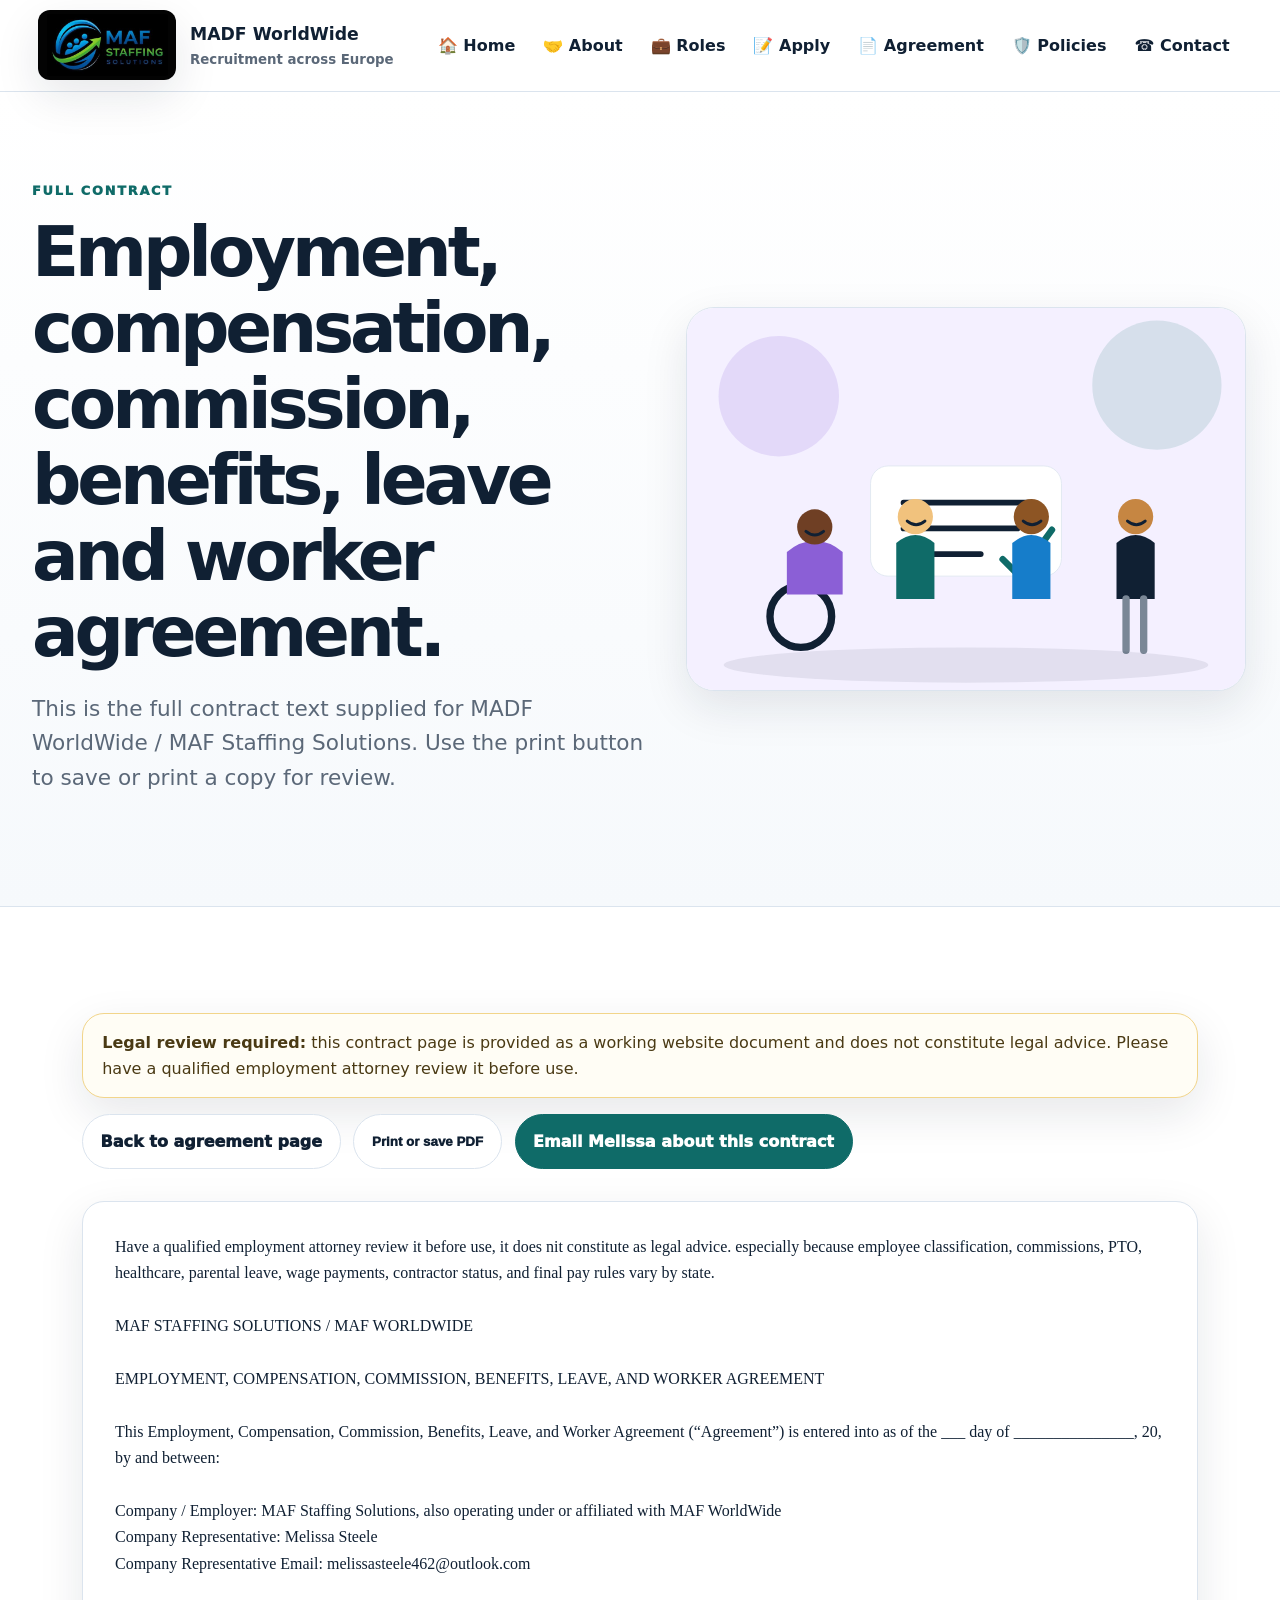
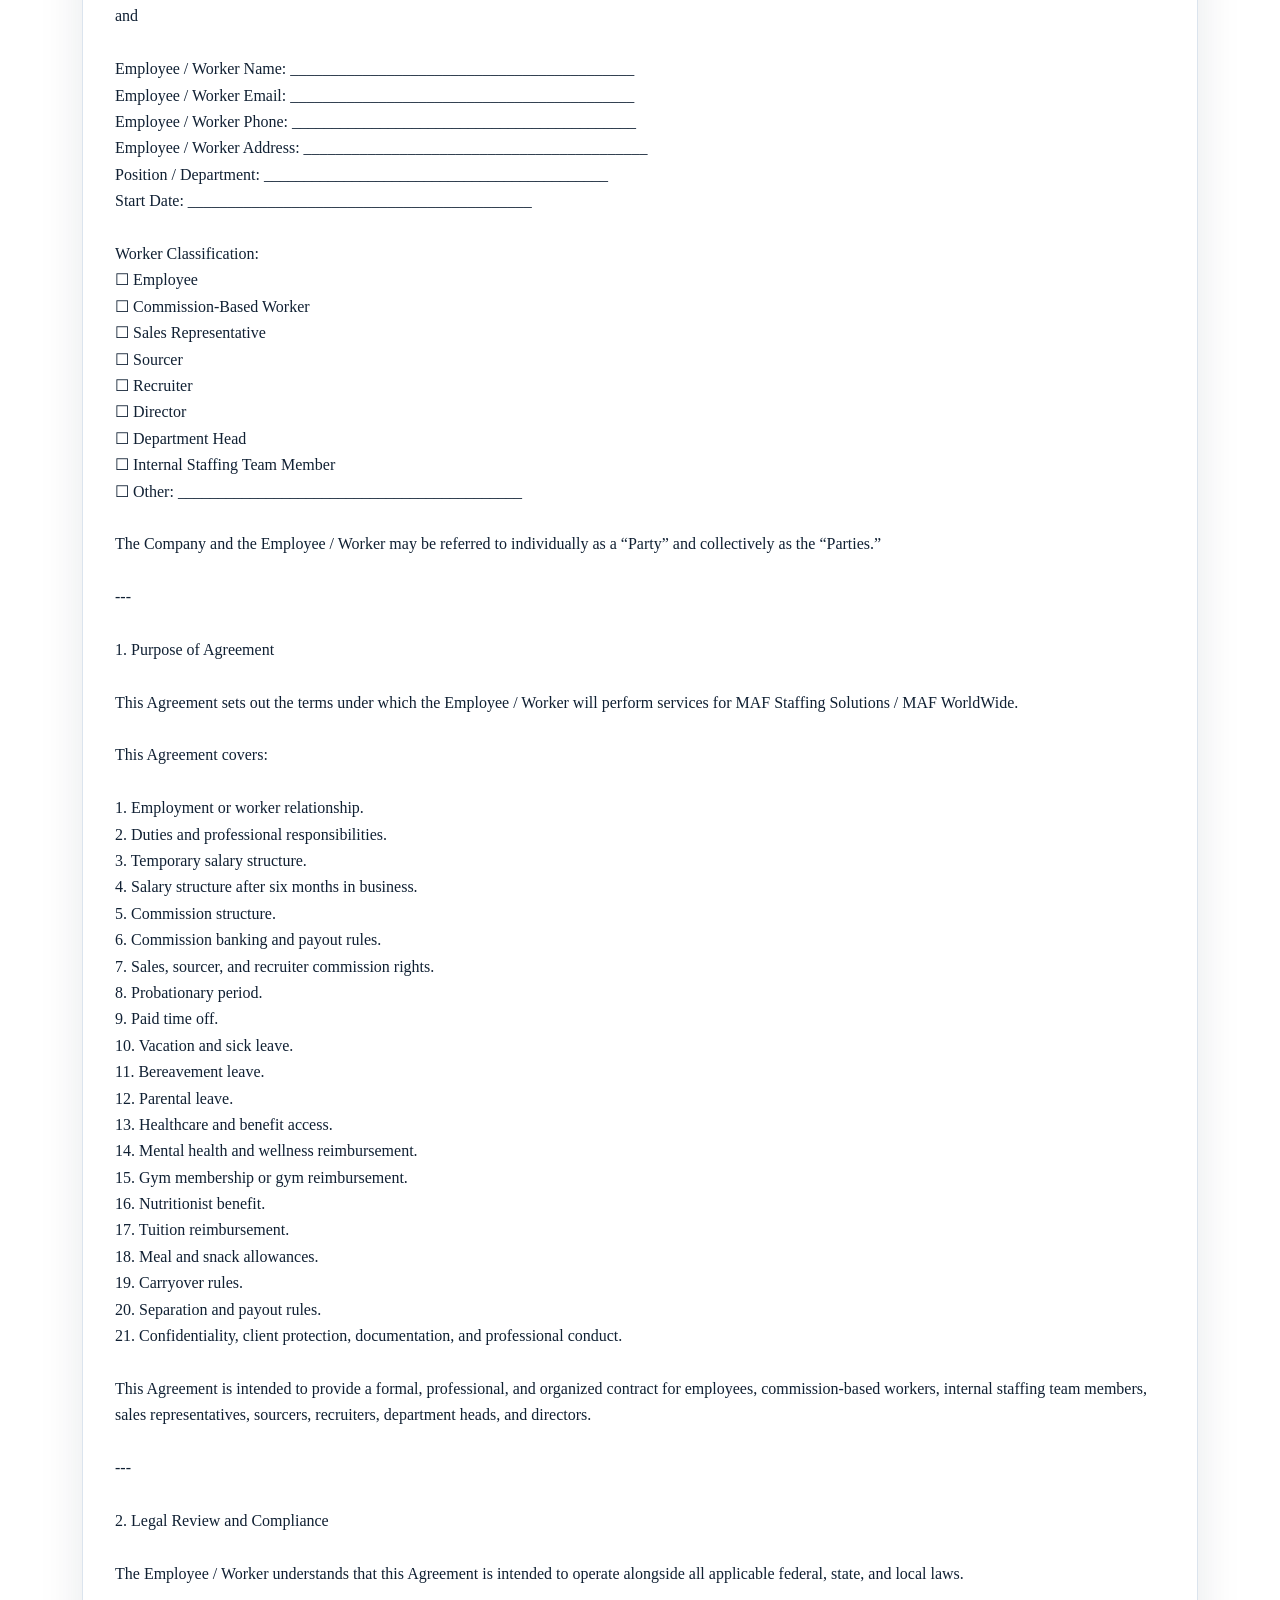
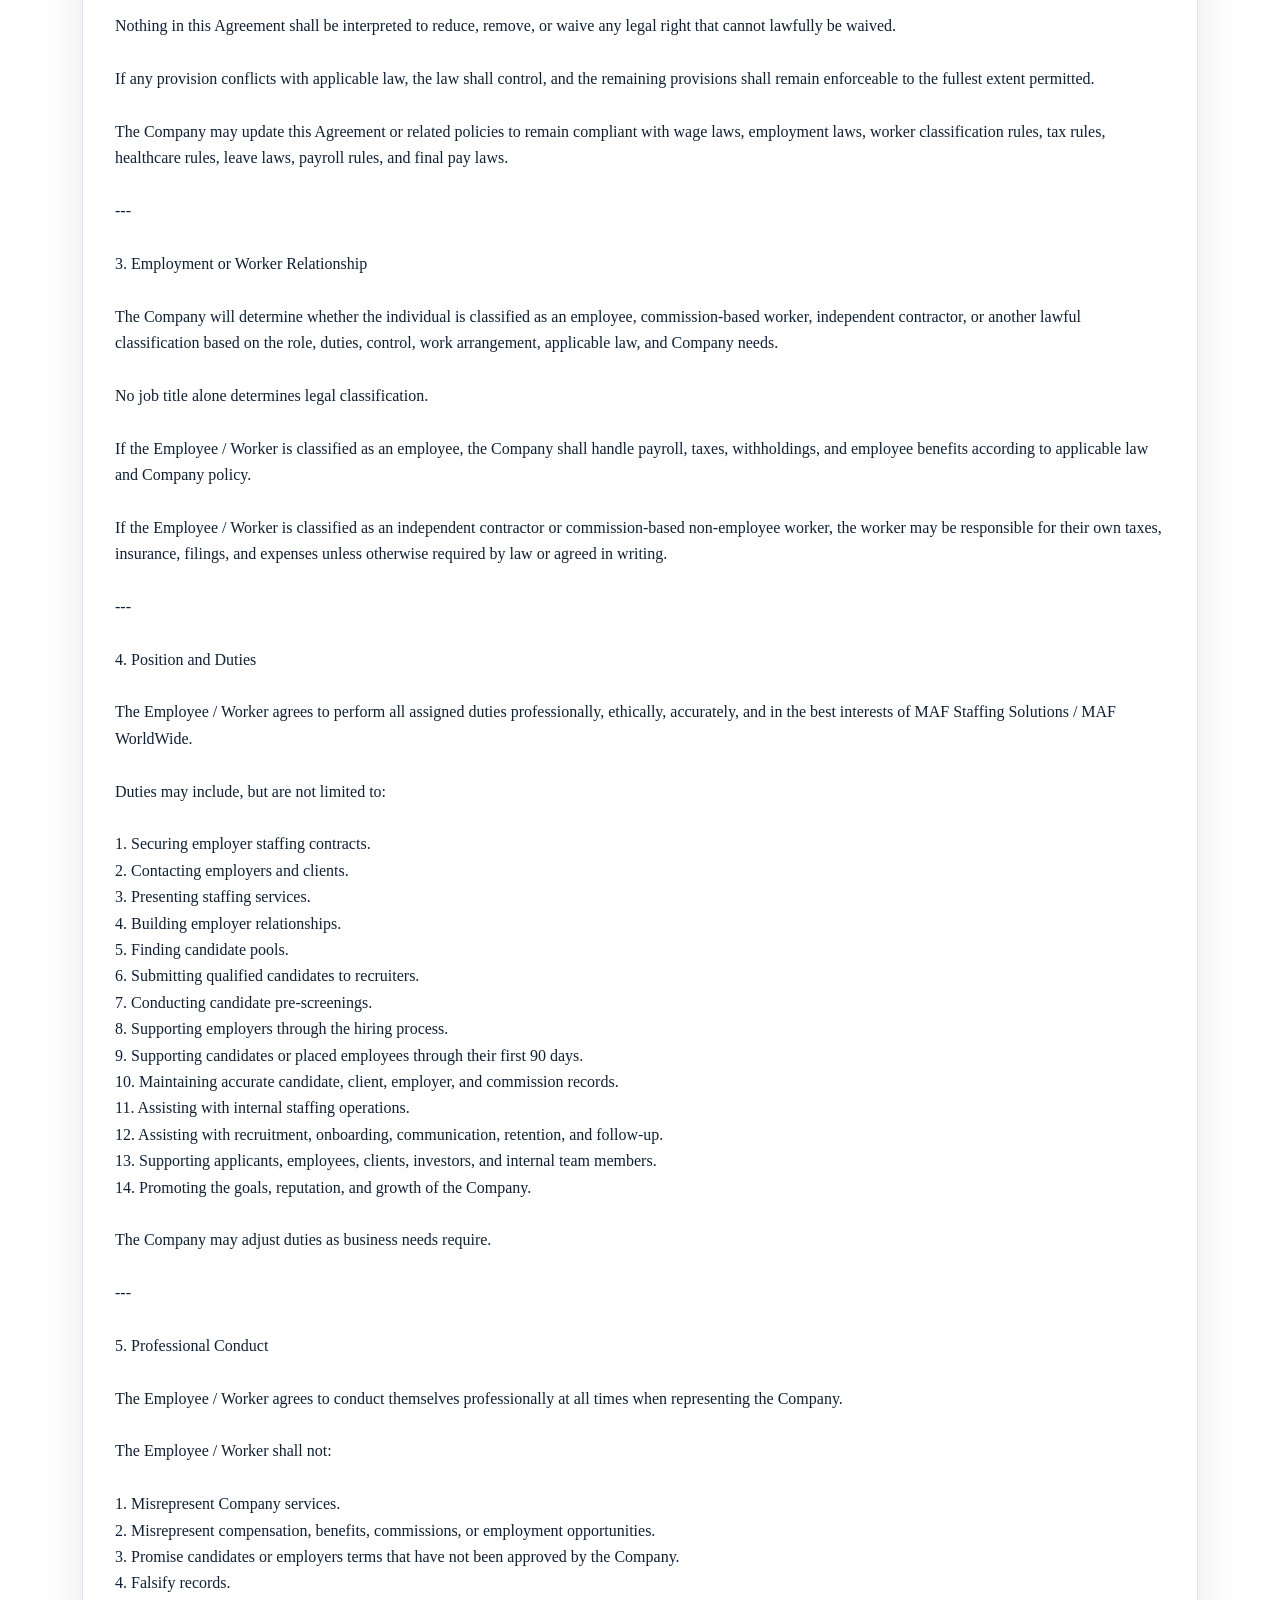
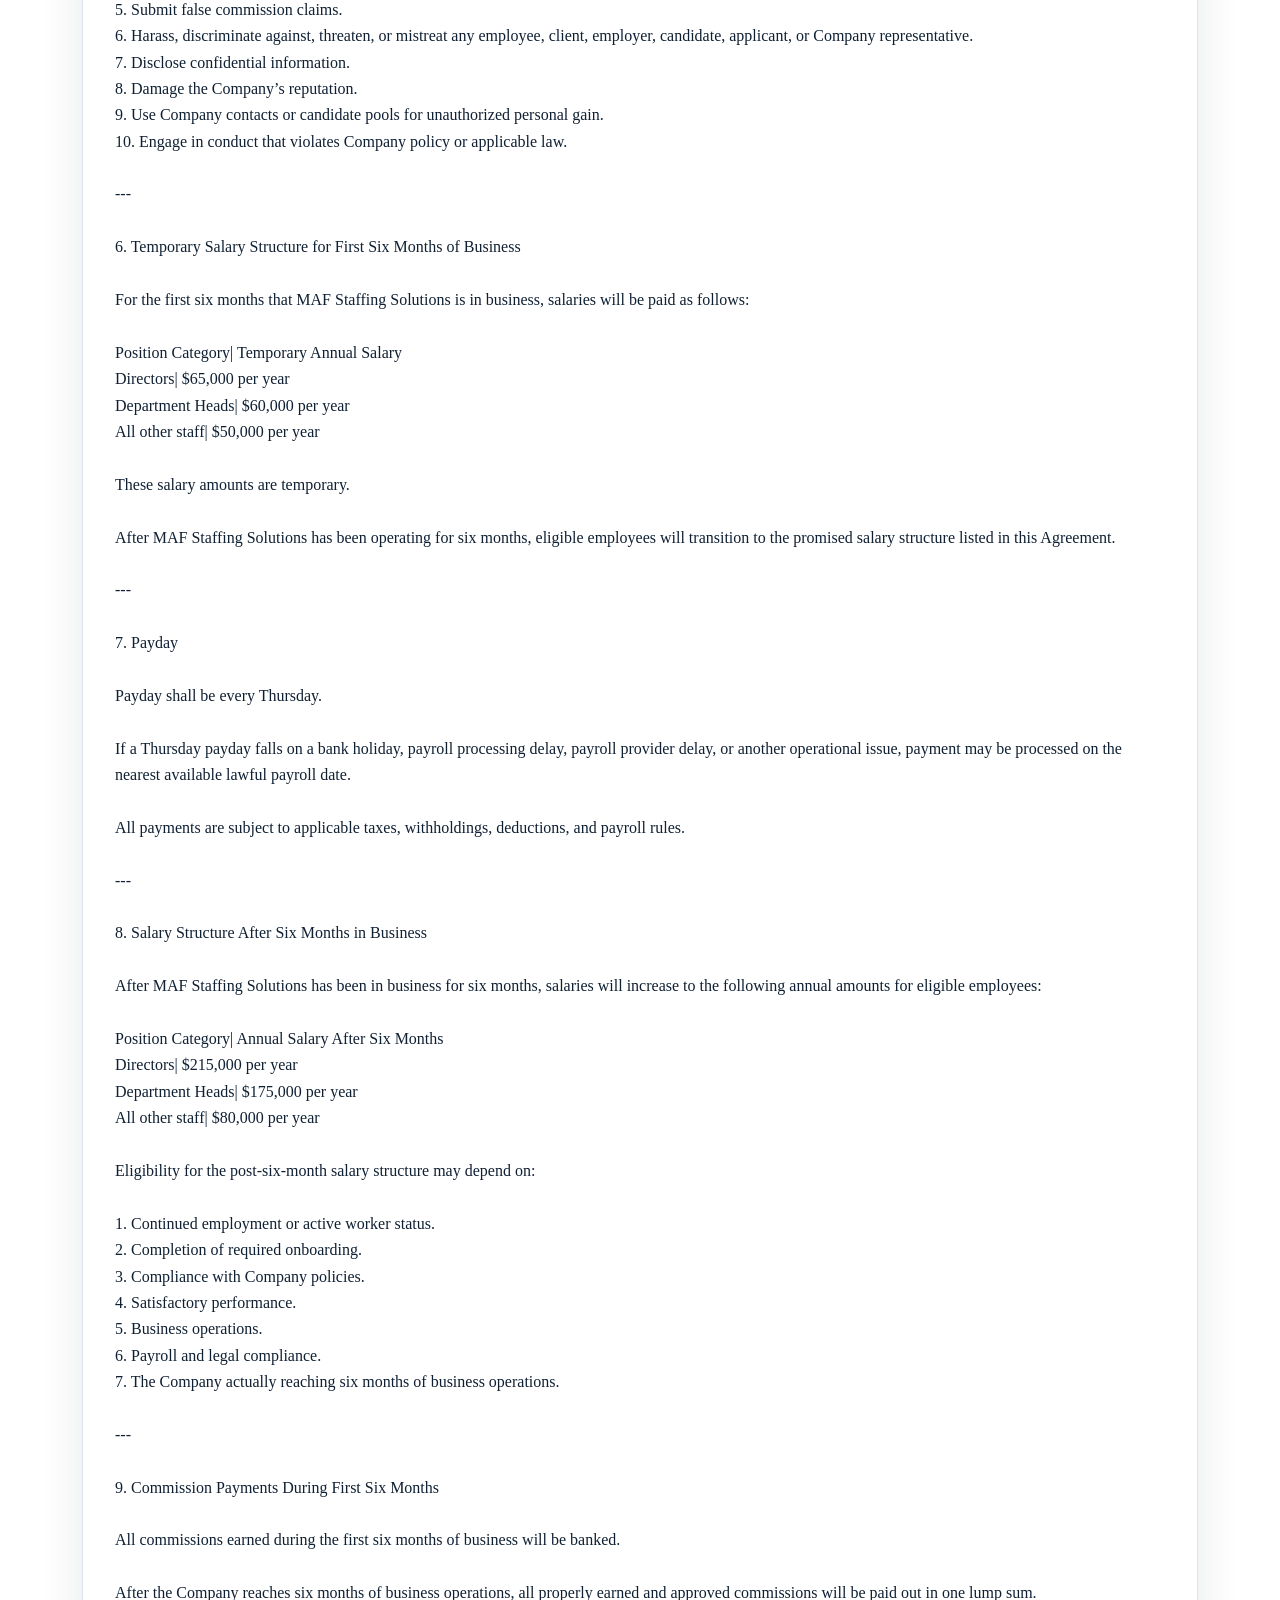
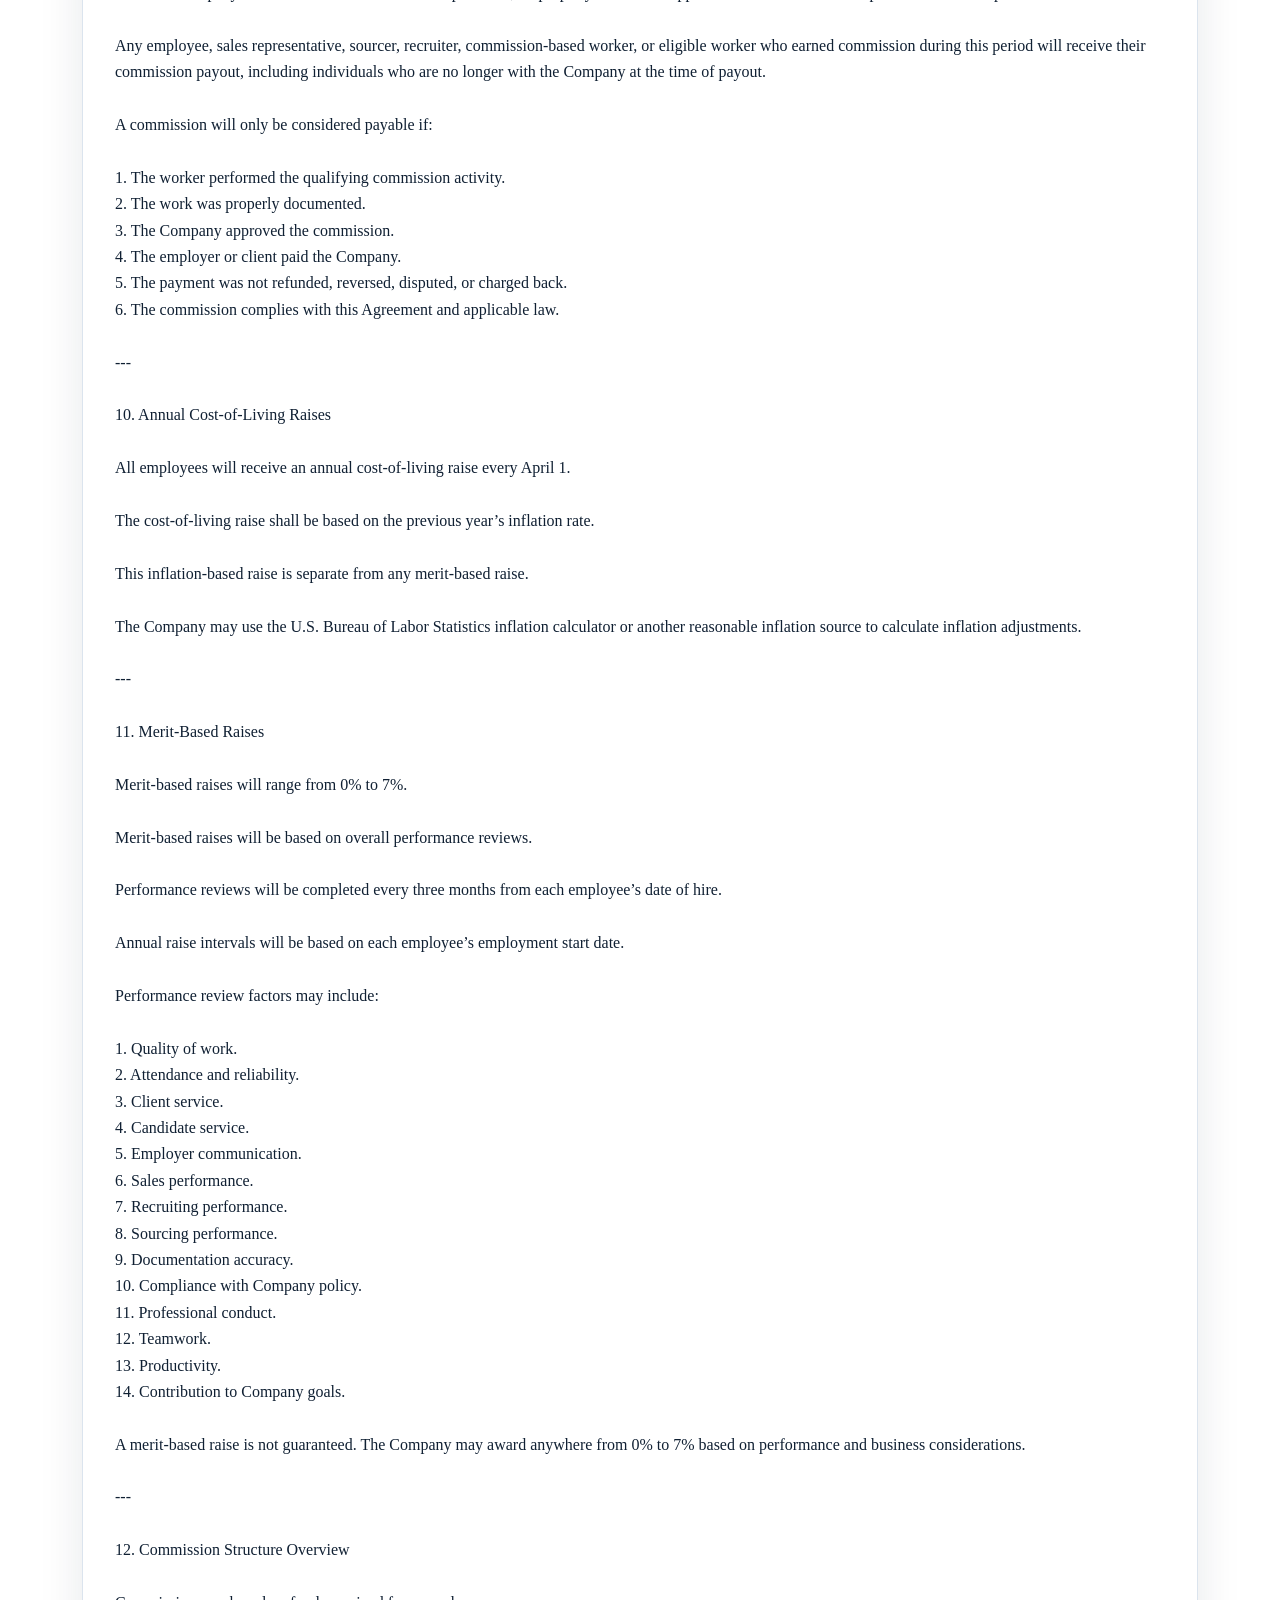
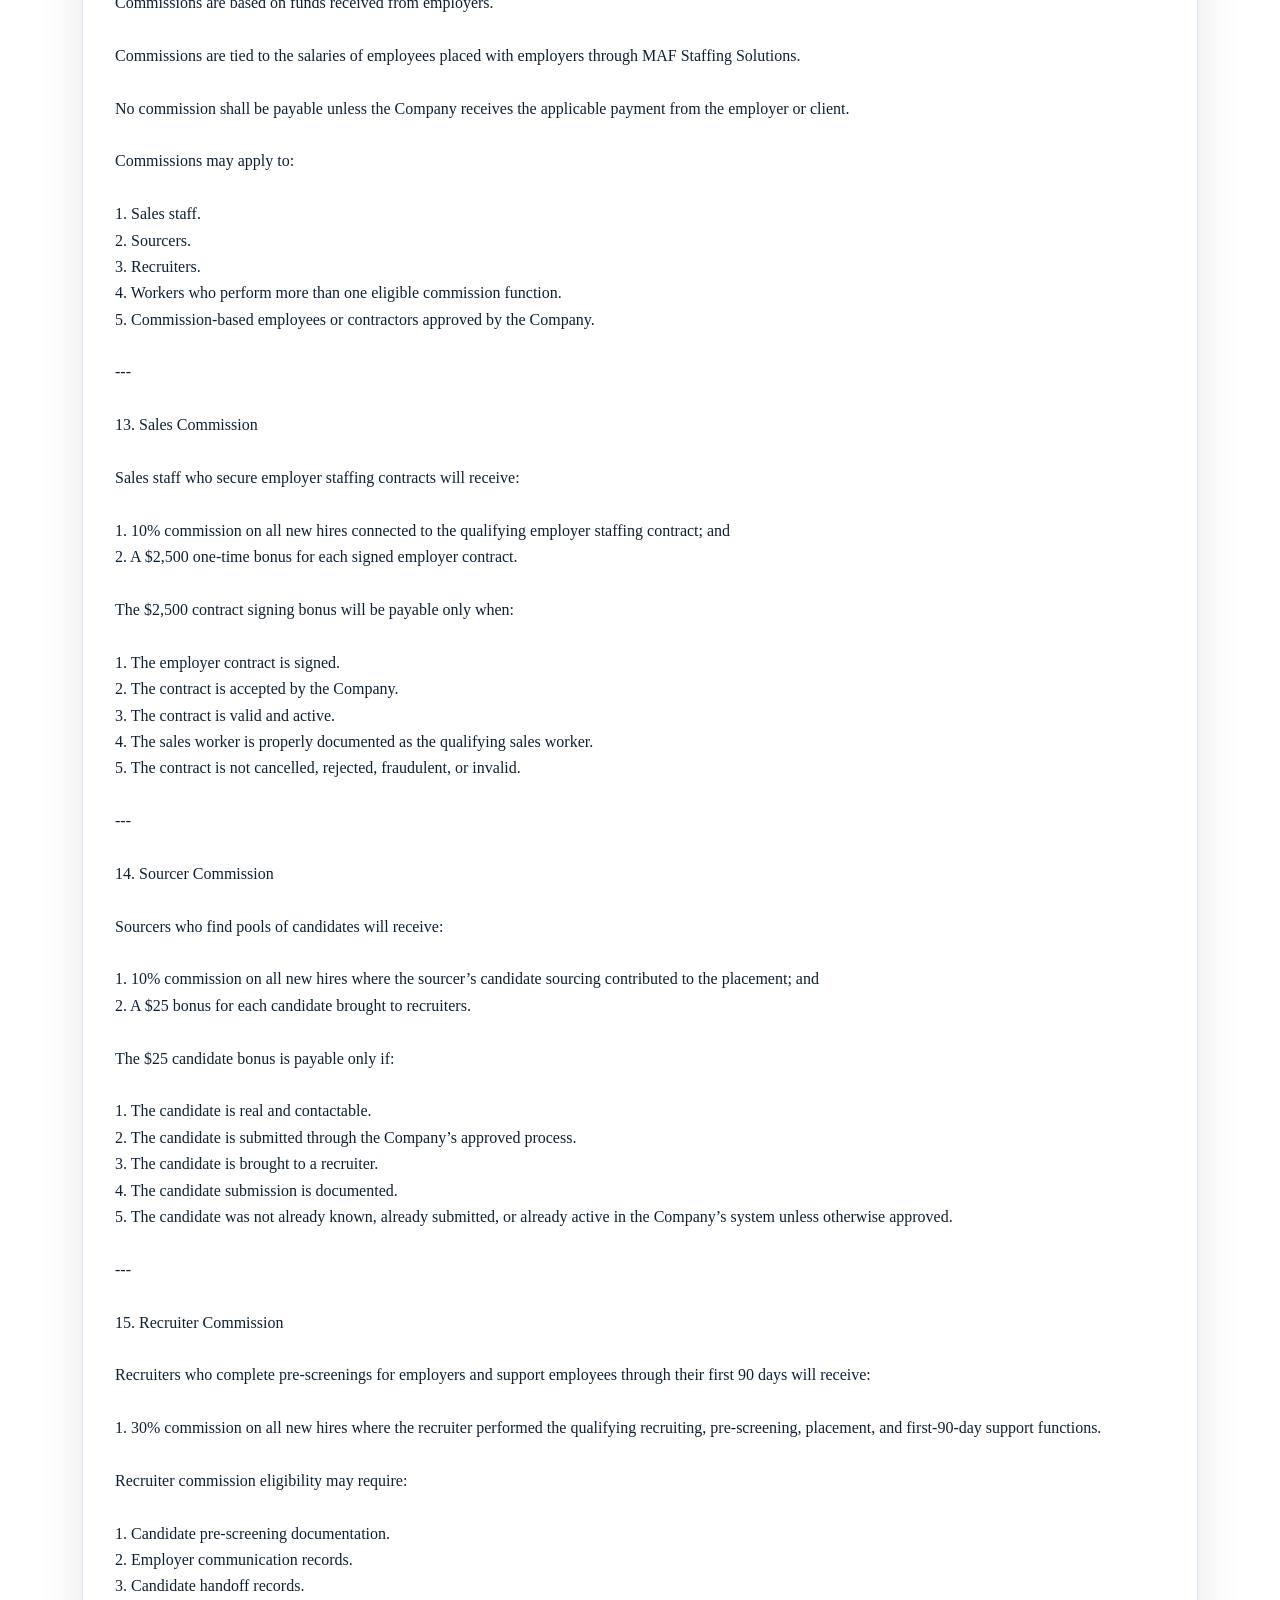
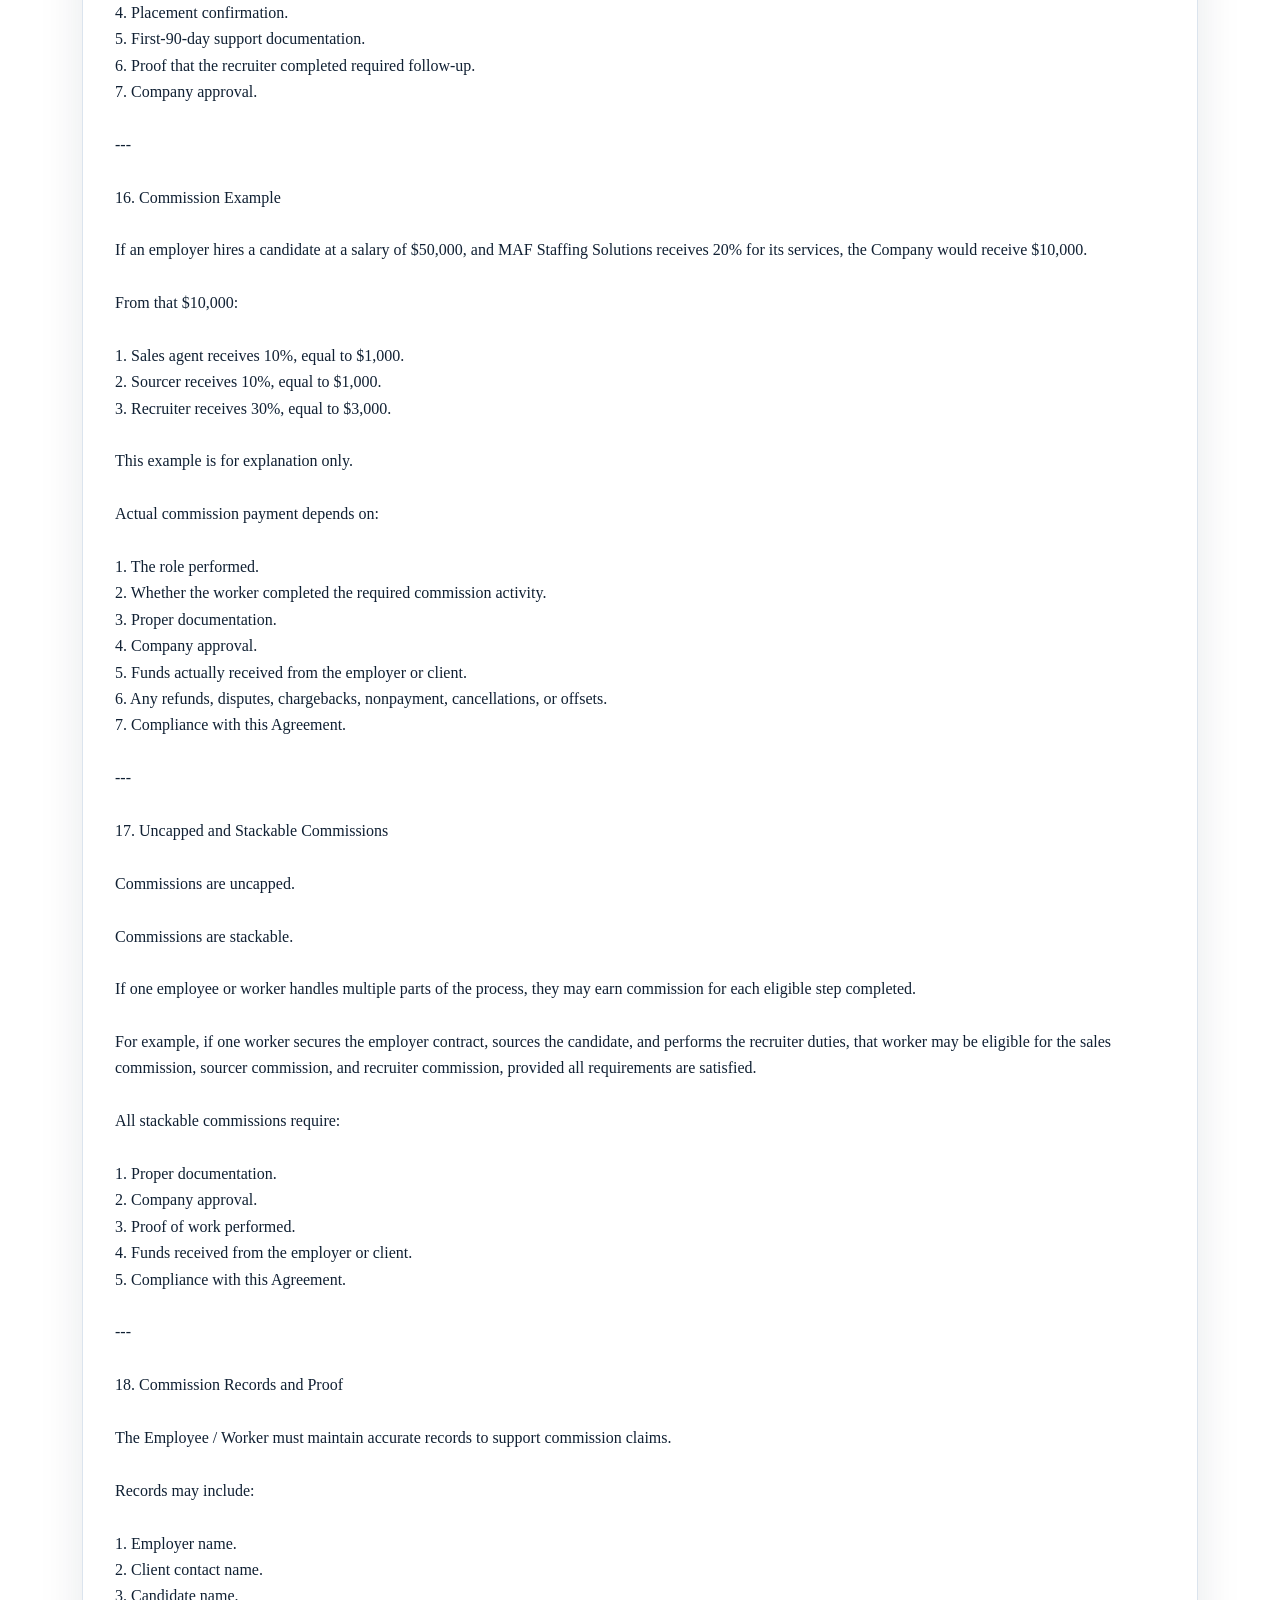
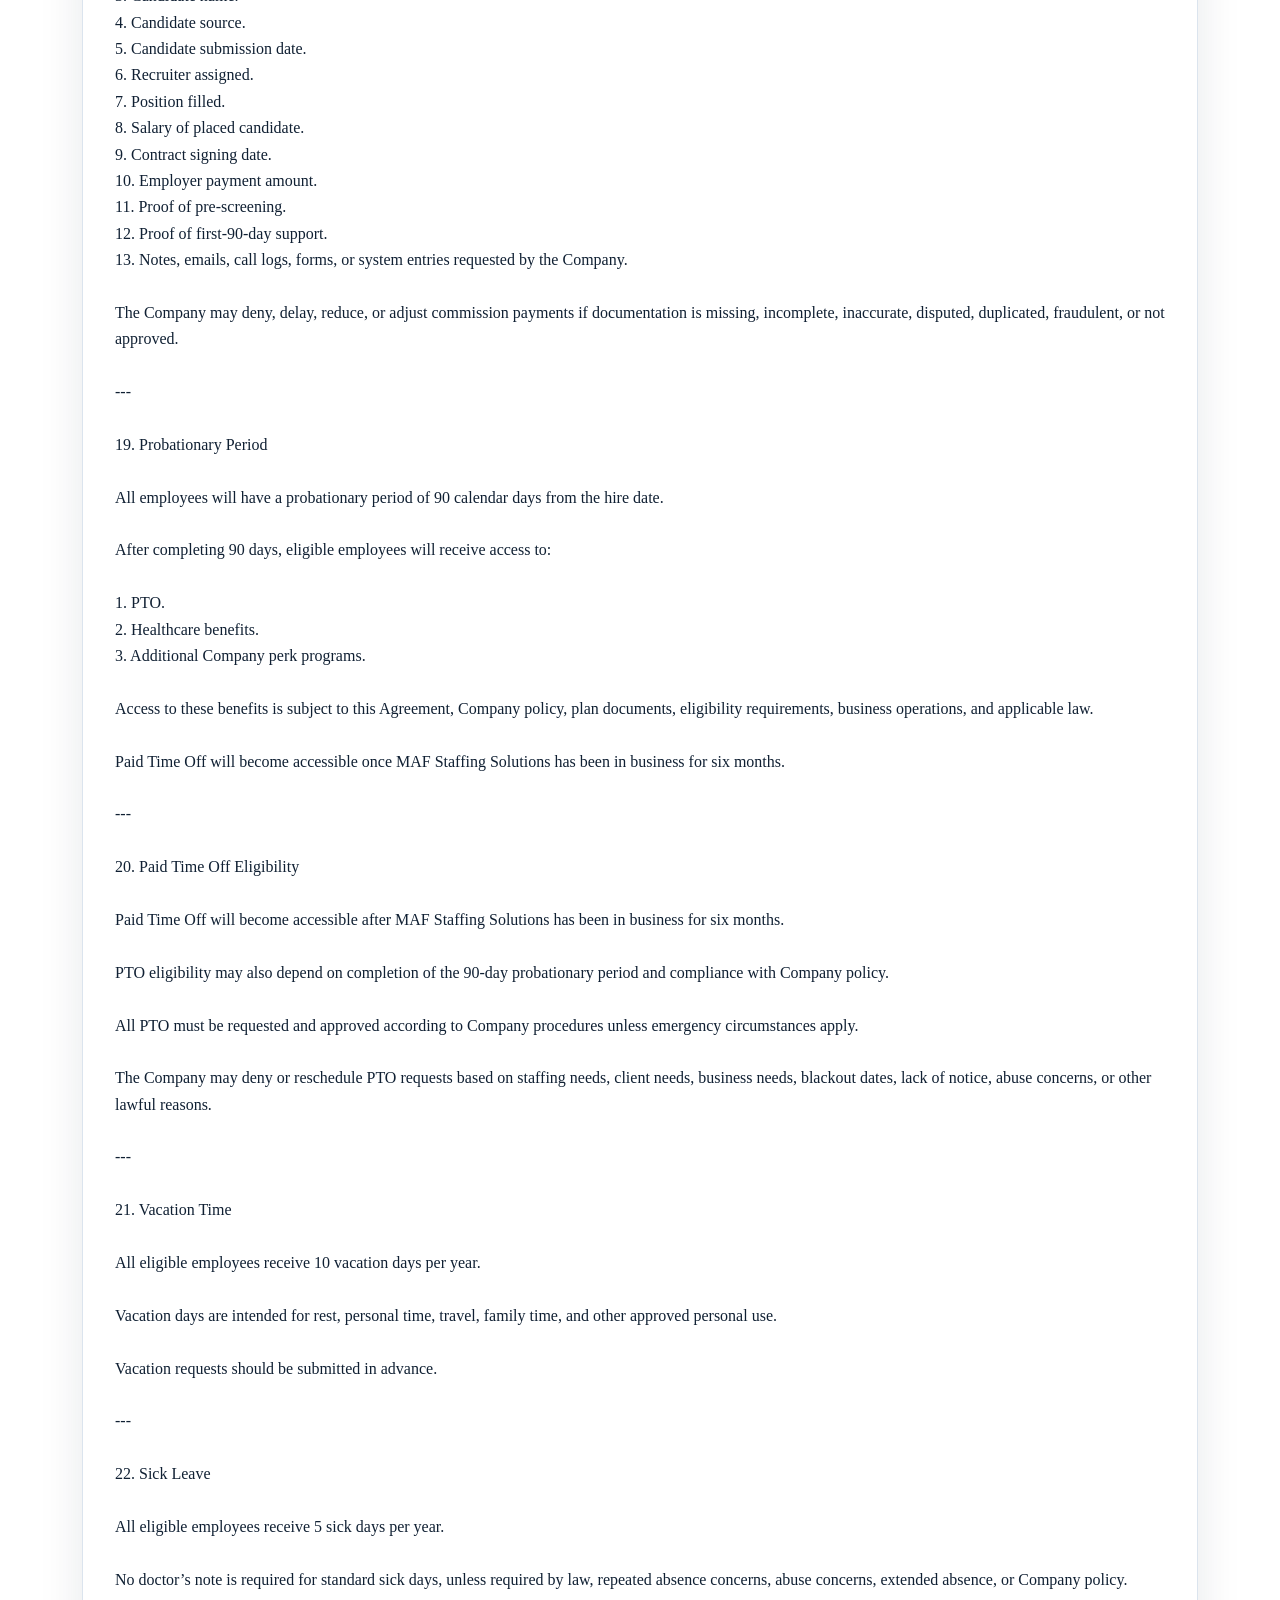
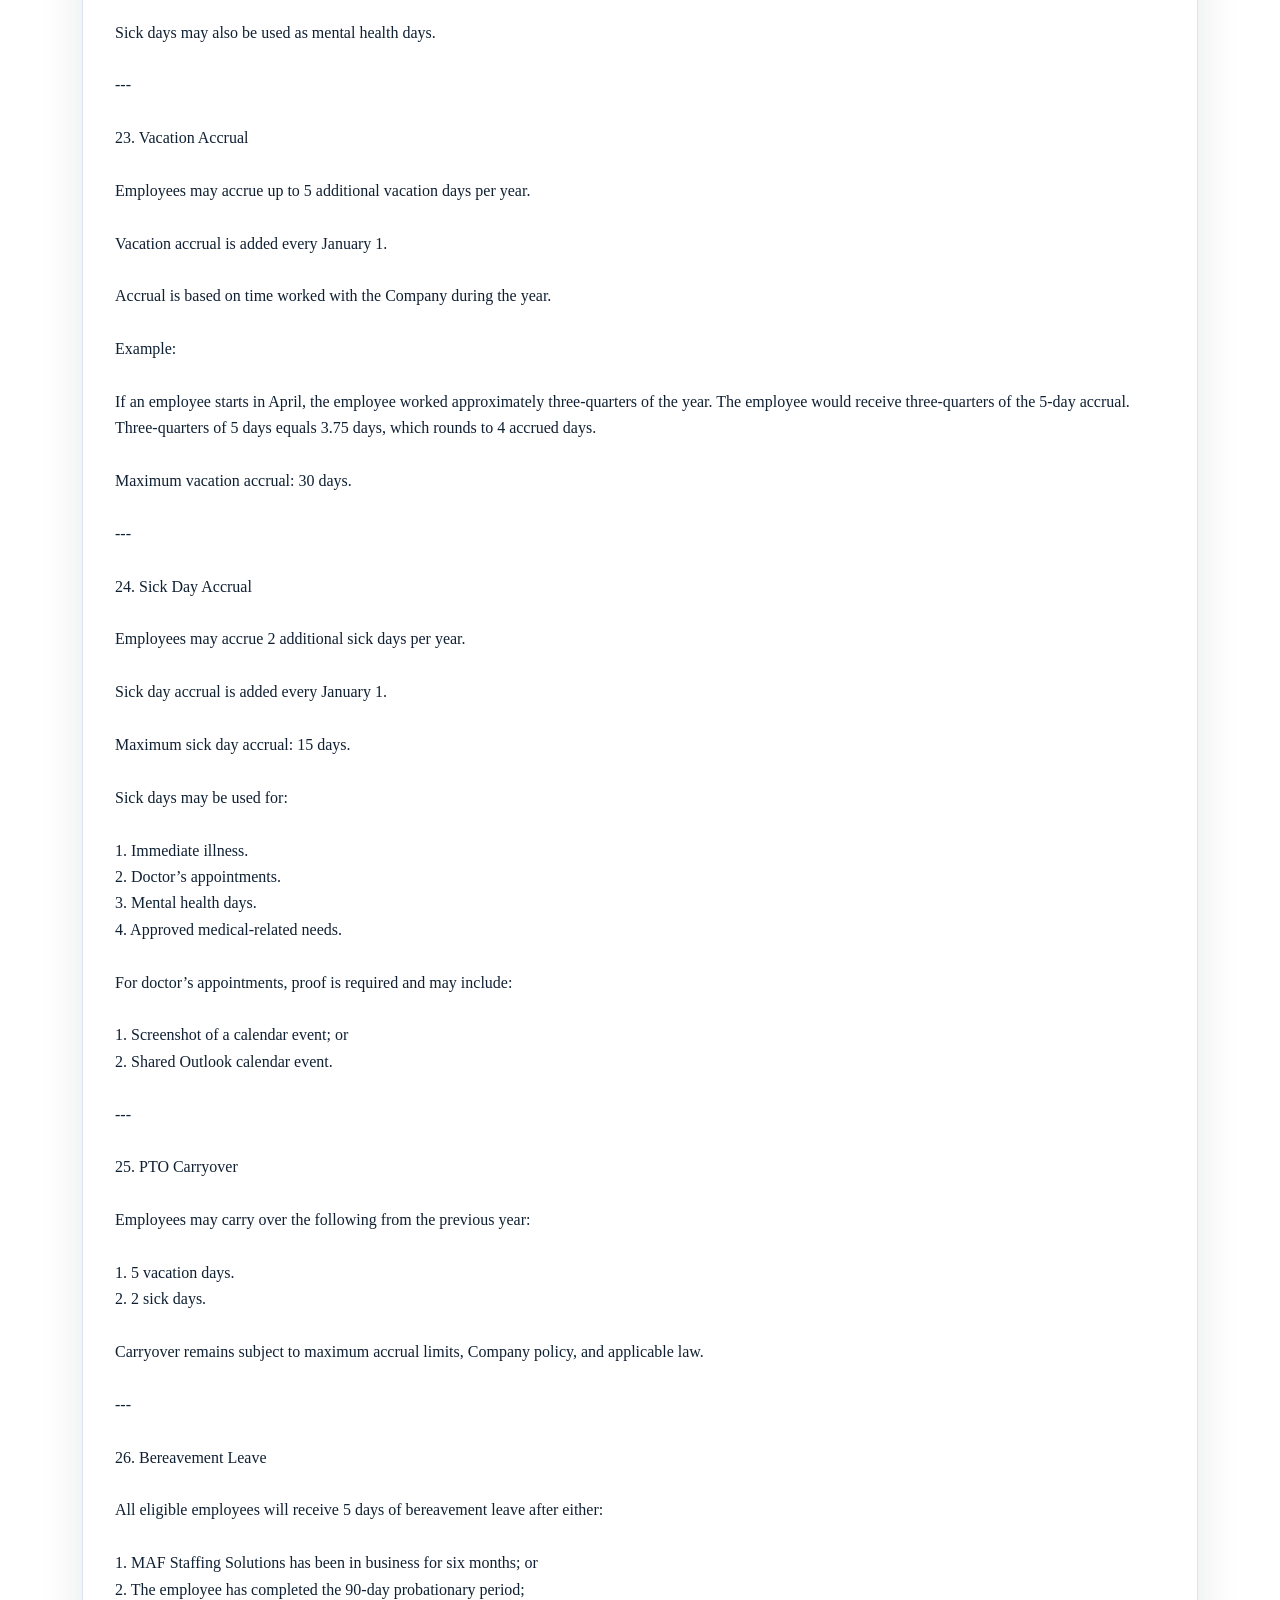
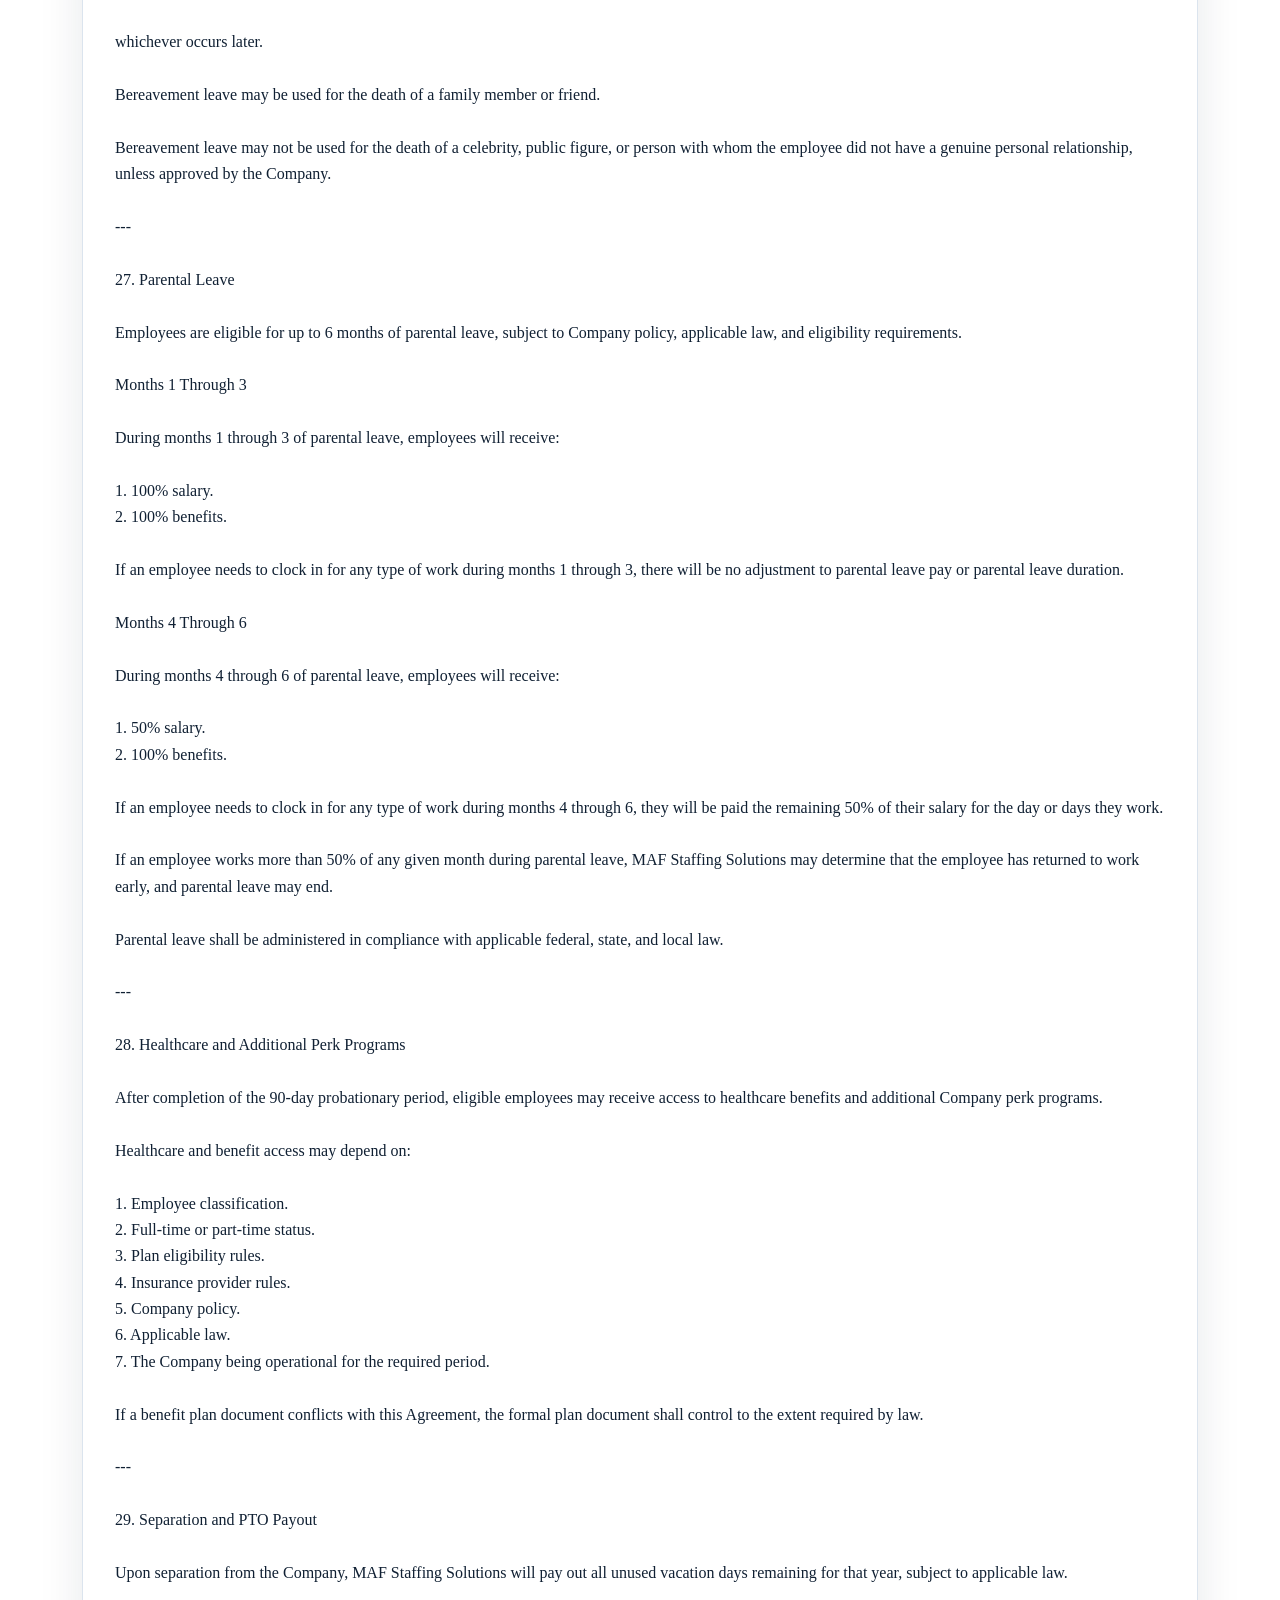
<file: full-contract.html>
<!doctype html>
<html lang="en"><head><meta charset="utf-8"><meta name="viewport" content="width=device-width,initial-scale=1"><title>Full Contract | MADF WorldWide</title><meta name="description" content="Full employment, compensation, commission, benefits, leave and worker agreement for MADF WorldWide."><link rel="icon" type="image/svg+xml" href="assets/favicon.svg"><link rel="stylesheet" href="style.css"><style>.contract-doc{white-space:pre-wrap;font-family:Georgia,serif;line-height:1.65;font-size:1rem;background:#fff;border:1px solid var(--line);border-radius:var(--r);box-shadow:var(--shadow);padding:clamp(1rem,3vw,2rem)}.contract-actions{display:flex;flex-wrap:wrap;gap:.8rem;margin:1rem 0 2rem}@media print{header,footer,.contract-actions,.page-title{display:none}.contract-doc{box-shadow:none;border:0;padding:0}}</style></head><body>
<header><a class="brand" href="index.html"><img class="site-logo" src="assets/logo.svg" alt="MAF Staffing Solutions logo"><span><strong>MADF WorldWide</strong><small>Recruitment across Europe</small></span></a><button class="toggle" aria-expanded="false">☰ Menu</button><nav class="menu"><a href="index.html">🏠 Home</a><a href="about.html">🤝 About</a><a href="roles.html">💼 Roles</a><a href="apply.html">📝 Apply</a><a href="agreement.html">📄 Agreement</a><a href="notices.html">🛡️ Policies</a><a href="contact.html">☎ Contact</a></nav></header>
<main><section class="section page-title"><div class="copy"><p class="eyebrow">Full contract</p><h1>Employment, compensation, commission, benefits, leave and worker agreement.</h1><p class="lead">This is the full contract text supplied for MADF WorldWide / MAF Staffing Solutions. Use the print button to save or print a copy for review.</p></div><img class="page-art" src="assets/agreement-team.svg" alt="Inclusive team reviewing agreements together"></section>
<section class="section"><div class="notice"><strong>Legal review required:</strong> this contract page is provided as a working website document and does not constitute legal advice. Please have a qualified employment attorney review it before use.</div><div class="contract-actions"><a class="btn" href="agreement.html">Back to agreement page</a><button type="button" onclick="window.print()">Print or save PDF</button><a class="btn primary" href="mailto:melissasteele462@outlook.com?subject=MADF%20WorldWide%20Full%20Contract%20Question">Email Melissa about this contract</a></div><article class="contract-doc">Have a qualified employment attorney review it before use, it does nit constitute as legal advice. especially because employee classification, commissions, PTO, healthcare, parental leave, wage payments, contractor status, and final pay rules vary by state.

MAF STAFFING SOLUTIONS / MAF WORLDWIDE

EMPLOYMENT, COMPENSATION, COMMISSION, BENEFITS, LEAVE, AND WORKER AGREEMENT

This Employment, Compensation, Commission, Benefits, Leave, and Worker Agreement (“Agreement”) is entered into as of the ___ day of _______________, 20, by and between:

Company / Employer: MAF Staffing Solutions, also operating under or affiliated with MAF WorldWide
Company Representative: Melissa Steele
Company Representative Email: melissasteele462@outlook.com

and

Employee / Worker Name: ___________________________________________
Employee / Worker Email: ___________________________________________
Employee / Worker Phone: ___________________________________________
Employee / Worker Address: ___________________________________________
Position / Department: ___________________________________________
Start Date: ___________________________________________

Worker Classification:
☐ Employee
☐ Commission-Based Worker
☐ Sales Representative
☐ Sourcer
☐ Recruiter
☐ Director
☐ Department Head
☐ Internal Staffing Team Member
☐ Other: ___________________________________________

The Company and the Employee / Worker may be referred to individually as a “Party” and collectively as the “Parties.”

---

1. Purpose of Agreement

This Agreement sets out the terms under which the Employee / Worker will perform services for MAF Staffing Solutions / MAF WorldWide.

This Agreement covers:

1. Employment or worker relationship.
2. Duties and professional responsibilities.
3. Temporary salary structure.
4. Salary structure after six months in business.
5. Commission structure.
6. Commission banking and payout rules.
7. Sales, sourcer, and recruiter commission rights.
8. Probationary period.
9. Paid time off.
10. Vacation and sick leave.
11. Bereavement leave.
12. Parental leave.
13. Healthcare and benefit access.
14. Mental health and wellness reimbursement.
15. Gym membership or gym reimbursement.
16. Nutritionist benefit.
17. Tuition reimbursement.
18. Meal and snack allowances.
19. Carryover rules.
20. Separation and payout rules.
21. Confidentiality, client protection, documentation, and professional conduct.

This Agreement is intended to provide a formal, professional, and organized contract for employees, commission-based workers, internal staffing team members, sales representatives, sourcers, recruiters, department heads, and directors.

---

2. Legal Review and Compliance

The Employee / Worker understands that this Agreement is intended to operate alongside all applicable federal, state, and local laws.

Nothing in this Agreement shall be interpreted to reduce, remove, or waive any legal right that cannot lawfully be waived.

If any provision conflicts with applicable law, the law shall control, and the remaining provisions shall remain enforceable to the fullest extent permitted.

The Company may update this Agreement or related policies to remain compliant with wage laws, employment laws, worker classification rules, tax rules, healthcare rules, leave laws, payroll rules, and final pay laws.

---

3. Employment or Worker Relationship

The Company will determine whether the individual is classified as an employee, commission-based worker, independent contractor, or another lawful classification based on the role, duties, control, work arrangement, applicable law, and Company needs.

No job title alone determines legal classification.

If the Employee / Worker is classified as an employee, the Company shall handle payroll, taxes, withholdings, and employee benefits according to applicable law and Company policy.

If the Employee / Worker is classified as an independent contractor or commission-based non-employee worker, the worker may be responsible for their own taxes, insurance, filings, and expenses unless otherwise required by law or agreed in writing.

---

4. Position and Duties

The Employee / Worker agrees to perform all assigned duties professionally, ethically, accurately, and in the best interests of MAF Staffing Solutions / MAF WorldWide.

Duties may include, but are not limited to:

1. Securing employer staffing contracts.
2. Contacting employers and clients.
3. Presenting staffing services.
4. Building employer relationships.
5. Finding candidate pools.
6. Submitting qualified candidates to recruiters.
7. Conducting candidate pre-screenings.
8. Supporting employers through the hiring process.
9. Supporting candidates or placed employees through their first 90 days.
10. Maintaining accurate candidate, client, employer, and commission records.
11. Assisting with internal staffing operations.
12. Assisting with recruitment, onboarding, communication, retention, and follow-up.
13. Supporting applicants, employees, clients, investors, and internal team members.
14. Promoting the goals, reputation, and growth of the Company.

The Company may adjust duties as business needs require.

---

5. Professional Conduct

The Employee / Worker agrees to conduct themselves professionally at all times when representing the Company.

The Employee / Worker shall not:

1. Misrepresent Company services.
2. Misrepresent compensation, benefits, commissions, or employment opportunities.
3. Promise candidates or employers terms that have not been approved by the Company.
4. Falsify records.
5. Submit false commission claims.
6. Harass, discriminate against, threaten, or mistreat any employee, client, employer, candidate, applicant, or Company representative.
7. Disclose confidential information.
8. Damage the Company’s reputation.
9. Use Company contacts or candidate pools for unauthorized personal gain.
10. Engage in conduct that violates Company policy or applicable law.

---

6. Temporary Salary Structure for First Six Months of Business

For the first six months that MAF Staffing Solutions is in business, salaries will be paid as follows:

Position Category| Temporary Annual Salary
Directors| $65,000 per year
Department Heads| $60,000 per year
All other staff| $50,000 per year

These salary amounts are temporary.

After MAF Staffing Solutions has been operating for six months, eligible employees will transition to the promised salary structure listed in this Agreement.

---

7. Payday

Payday shall be every Thursday.

If a Thursday payday falls on a bank holiday, payroll processing delay, payroll provider delay, or another operational issue, payment may be processed on the nearest available lawful payroll date.

All payments are subject to applicable taxes, withholdings, deductions, and payroll rules.

---

8. Salary Structure After Six Months in Business

After MAF Staffing Solutions has been in business for six months, salaries will increase to the following annual amounts for eligible employees:

Position Category| Annual Salary After Six Months
Directors| $215,000 per year
Department Heads| $175,000 per year
All other staff| $80,000 per year

Eligibility for the post-six-month salary structure may depend on:

1. Continued employment or active worker status.
2. Completion of required onboarding.
3. Compliance with Company policies.
4. Satisfactory performance.
5. Business operations.
6. Payroll and legal compliance.
7. The Company actually reaching six months of business operations.

---

9. Commission Payments During First Six Months

All commissions earned during the first six months of business will be banked.

After the Company reaches six months of business operations, all properly earned and approved commissions will be paid out in one lump sum.

Any employee, sales representative, sourcer, recruiter, commission-based worker, or eligible worker who earned commission during this period will receive their commission payout, including individuals who are no longer with the Company at the time of payout.

A commission will only be considered payable if:

1. The worker performed the qualifying commission activity.
2. The work was properly documented.
3. The Company approved the commission.
4. The employer or client paid the Company.
5. The payment was not refunded, reversed, disputed, or charged back.
6. The commission complies with this Agreement and applicable law.

---

10. Annual Cost-of-Living Raises

All employees will receive an annual cost-of-living raise every April 1.

The cost-of-living raise shall be based on the previous year’s inflation rate.

This inflation-based raise is separate from any merit-based raise.

The Company may use the U.S. Bureau of Labor Statistics inflation calculator or another reasonable inflation source to calculate inflation adjustments.

---

11. Merit-Based Raises

Merit-based raises will range from 0% to 7%.

Merit-based raises will be based on overall performance reviews.

Performance reviews will be completed every three months from each employee’s date of hire.

Annual raise intervals will be based on each employee’s employment start date.

Performance review factors may include:

1. Quality of work.
2. Attendance and reliability.
3. Client service.
4. Candidate service.
5. Employer communication.
6. Sales performance.
7. Recruiting performance.
8. Sourcing performance.
9. Documentation accuracy.
10. Compliance with Company policy.
11. Professional conduct.
12. Teamwork.
13. Productivity.
14. Contribution to Company goals.

A merit-based raise is not guaranteed. The Company may award anywhere from 0% to 7% based on performance and business considerations.

---

12. Commission Structure Overview

Commissions are based on funds received from employers.

Commissions are tied to the salaries of employees placed with employers through MAF Staffing Solutions.

No commission shall be payable unless the Company receives the applicable payment from the employer or client.

Commissions may apply to:

1. Sales staff.
2. Sourcers.
3. Recruiters.
4. Workers who perform more than one eligible commission function.
5. Commission-based employees or contractors approved by the Company.

---

13. Sales Commission

Sales staff who secure employer staffing contracts will receive:

1. 10% commission on all new hires connected to the qualifying employer staffing contract; and
2. A $2,500 one-time bonus for each signed employer contract.

The $2,500 contract signing bonus will be payable only when:

1. The employer contract is signed.
2. The contract is accepted by the Company.
3. The contract is valid and active.
4. The sales worker is properly documented as the qualifying sales worker.
5. The contract is not cancelled, rejected, fraudulent, or invalid.

---

14. Sourcer Commission

Sourcers who find pools of candidates will receive:

1. 10% commission on all new hires where the sourcer’s candidate sourcing contributed to the placement; and
2. A $25 bonus for each candidate brought to recruiters.

The $25 candidate bonus is payable only if:

1. The candidate is real and contactable.
2. The candidate is submitted through the Company’s approved process.
3. The candidate is brought to a recruiter.
4. The candidate submission is documented.
5. The candidate was not already known, already submitted, or already active in the Company’s system unless otherwise approved.

---

15. Recruiter Commission

Recruiters who complete pre-screenings for employers and support employees through their first 90 days will receive:

1. 30% commission on all new hires where the recruiter performed the qualifying recruiting, pre-screening, placement, and first-90-day support functions.

Recruiter commission eligibility may require:

1. Candidate pre-screening documentation.
2. Employer communication records.
3. Candidate handoff records.
4. Placement confirmation.
5. First-90-day support documentation.
6. Proof that the recruiter completed required follow-up.
7. Company approval.

---

16. Commission Example

If an employer hires a candidate at a salary of $50,000, and MAF Staffing Solutions receives 20% for its services, the Company would receive $10,000.

From that $10,000:

1. Sales agent receives 10%, equal to $1,000.
2. Sourcer receives 10%, equal to $1,000.
3. Recruiter receives 30%, equal to $3,000.

This example is for explanation only.

Actual commission payment depends on:

1. The role performed.
2. Whether the worker completed the required commission activity.
3. Proper documentation.
4. Company approval.
5. Funds actually received from the employer or client.
6. Any refunds, disputes, chargebacks, nonpayment, cancellations, or offsets.
7. Compliance with this Agreement.

---

17. Uncapped and Stackable Commissions

Commissions are uncapped.

Commissions are stackable.

If one employee or worker handles multiple parts of the process, they may earn commission for each eligible step completed.

For example, if one worker secures the employer contract, sources the candidate, and performs the recruiter duties, that worker may be eligible for the sales commission, sourcer commission, and recruiter commission, provided all requirements are satisfied.

All stackable commissions require:

1. Proper documentation.
2. Company approval.
3. Proof of work performed.
4. Funds received from the employer or client.
5. Compliance with this Agreement.

---

18. Commission Records and Proof

The Employee / Worker must maintain accurate records to support commission claims.

Records may include:

1. Employer name.
2. Client contact name.
3. Candidate name.
4. Candidate source.
5. Candidate submission date.
6. Recruiter assigned.
7. Position filled.
8. Salary of placed candidate.
9. Contract signing date.
10. Employer payment amount.
11. Proof of pre-screening.
12. Proof of first-90-day support.
13. Notes, emails, call logs, forms, or system entries requested by the Company.

The Company may deny, delay, reduce, or adjust commission payments if documentation is missing, incomplete, inaccurate, disputed, duplicated, fraudulent, or not approved.

---

19. Probationary Period

All employees will have a probationary period of 90 calendar days from the hire date.

After completing 90 days, eligible employees will receive access to:

1. PTO.
2. Healthcare benefits.
3. Additional Company perk programs.

Access to these benefits is subject to this Agreement, Company policy, plan documents, eligibility requirements, business operations, and applicable law.

Paid Time Off will become accessible once MAF Staffing Solutions has been in business for six months.

---

20. Paid Time Off Eligibility

Paid Time Off will become accessible after MAF Staffing Solutions has been in business for six months.

PTO eligibility may also depend on completion of the 90-day probationary period and compliance with Company policy.

All PTO must be requested and approved according to Company procedures unless emergency circumstances apply.

The Company may deny or reschedule PTO requests based on staffing needs, client needs, business needs, blackout dates, lack of notice, abuse concerns, or other lawful reasons.

---

21. Vacation Time

All eligible employees receive 10 vacation days per year.

Vacation days are intended for rest, personal time, travel, family time, and other approved personal use.

Vacation requests should be submitted in advance.

---

22. Sick Leave

All eligible employees receive 5 sick days per year.

No doctor’s note is required for standard sick days, unless required by law, repeated absence concerns, abuse concerns, extended absence, or Company policy.

Sick days may also be used as mental health days.

---

23. Vacation Accrual

Employees may accrue up to 5 additional vacation days per year.

Vacation accrual is added every January 1.

Accrual is based on time worked with the Company during the year.

Example:

If an employee starts in April, the employee worked approximately three-quarters of the year. The employee would receive three-quarters of the 5-day accrual. Three-quarters of 5 days equals 3.75 days, which rounds to 4 accrued days.

Maximum vacation accrual: 30 days.

---

24. Sick Day Accrual

Employees may accrue 2 additional sick days per year.

Sick day accrual is added every January 1.

Maximum sick day accrual: 15 days.

Sick days may be used for:

1. Immediate illness.
2. Doctor’s appointments.
3. Mental health days.
4. Approved medical-related needs.

For doctor’s appointments, proof is required and may include:

1. Screenshot of a calendar event; or
2. Shared Outlook calendar event.

---

25. PTO Carryover

Employees may carry over the following from the previous year:

1. 5 vacation days.
2. 2 sick days.

Carryover remains subject to maximum accrual limits, Company policy, and applicable law.

---

26. Bereavement Leave

All eligible employees will receive 5 days of bereavement leave after either:

1. MAF Staffing Solutions has been in business for six months; or
2. The employee has completed the 90-day probationary period;

whichever occurs later.

Bereavement leave may be used for the death of a family member or friend.

Bereavement leave may not be used for the death of a celebrity, public figure, or person with whom the employee did not have a genuine personal relationship, unless approved by the Company.

---

27. Parental Leave

Employees are eligible for up to 6 months of parental leave, subject to Company policy, applicable law, and eligibility requirements.

Months 1 Through 3

During months 1 through 3 of parental leave, employees will receive:

1. 100% salary.
2. 100% benefits.

If an employee needs to clock in for any type of work during months 1 through 3, there will be no adjustment to parental leave pay or parental leave duration.

Months 4 Through 6

During months 4 through 6 of parental leave, employees will receive:

1. 50% salary.
2. 100% benefits.

If an employee needs to clock in for any type of work during months 4 through 6, they will be paid the remaining 50% of their salary for the day or days they work.

If an employee works more than 50% of any given month during parental leave, MAF Staffing Solutions may determine that the employee has returned to work early, and parental leave may end.

Parental leave shall be administered in compliance with applicable federal, state, and local law.

---

28. Healthcare and Additional Perk Programs

After completion of the 90-day probationary period, eligible employees may receive access to healthcare benefits and additional Company perk programs.

Healthcare and benefit access may depend on:

1. Employee classification.
2. Full-time or part-time status.
3. Plan eligibility rules.
4. Insurance provider rules.
5. Company policy.
6. Applicable law.
7. The Company being operational for the required period.

If a benefit plan document conflicts with this Agreement, the formal plan document shall control to the extent required by law.

---

29. Separation and PTO Payout

Upon separation from the Company, MAF Staffing Solutions will pay out all unused vacation days remaining for that year, subject to applicable law.

Unused sick days will not be paid out upon separation unless required by applicable law.

Commission payments earned before separation remain payable if they were:

1. Properly earned.
2. Properly documented.
3. Approved by the Company.
4. Funded by the employer or client.
5. Not subject to refund, dispute, chargeback, cancellation, or offset.

This includes valid commissions banked during the first six months of business.

---

30. Mental Health and Wellness

Sick days may be used as mental health days.

MAF Staffing Solutions will reimburse payments and co-payments for licensed therapy sessions, with intervals as frequent as weekly.

Therapy reimbursement limit:

1. Up to $150 per session.

This amount will be reviewed and adjusted for inflation every April 1.

Reimbursement requires proof of payment and confirmation that the provider is licensed.

MAF Staffing Solutions will not require disclosure of private therapy notes, diagnosis information, treatment details, or confidential mental health information.

---

31. Gym Membership

MAF Staffing Solutions will provide employees with a gym membership to a selected national gym chain.

Selected National Gym Chain: ___________________________________________

The membership tier will be the lowest available tier that allows guests to work out for free.

If an employee chooses not to use the selected gym, MAF Staffing Solutions will reimburse 25% of monthly or annual gym costs.

Protein shakes, food, drinks, supplements, personal training, merchandise, premium upgrades, and other extras are not included unless approved in writing by the Company.

---

32. Nutritionist Benefit

Outside of the health insurance plan, MAF Staffing Solutions will pay for one nutritionist visit per year, including any required lab work or blood work.

Any medical, dietary, personal, or private information discussed during the visit remains private between the employee and the nutritionist.

MAF Staffing Solutions only requires confirmation that the appointment was completed and the total cost of the appointment and related covered services.

---

33. Tuition Reimbursement

MAF Staffing Solutions will offer tuition reimbursement for degrees, certifications, or courses related to an employee’s role or the goals of the Company.

Maximum annual reimbursement:

1. $20,000 per year.

This amount will be adjusted for inflation every April 1, using the inflation calculator provided by the U.S. Bureau of Labor Statistics or another reasonable inflation source selected by the Company.

Employees must attend in-state, in-county public institutions, including local community colleges, unless an exception is approved by the Company.

Example:

If an employee lives in Monmouth County, New Jersey, the employee should attend a public institution within that county when available.

If an employee takes community college courses outside their county, reimbursement will be limited to 50% of the cost.

Exceptions may be made if required coursework is not available at any in-state school.

---

34. Fully Covered Education Costs

MAF Staffing Solutions will cover:

1. Books: 100%.
2. Lab supplies: 100%.

Employees are responsible for:

1. Transportation.
2. Room and board.
3. Personal living expenses.
4. Meals.
5. Housing.
6. Relocation costs.
7. Non-approved school fees.

Transportation or commuting costs for a necessary out-of-state college may be subsidized at 50%, subject to Company approval.

---

35. Meal and Snack Deliveries

Monday Lunch Allowance

Every Monday, MAF Staffing Solutions will provide lunch allowances as follows:

1. Directors and Department Heads: $50 allowance, not including tip.
2. All other staff: $30 allowance, not including tip.

These allowance amounts will be tied to inflation.

Lunch allowances may be modified, paused, or adjusted based on business needs, availability, provider limitations, budget, staffing, or Company operations.

Monthly Snack Allowance

Snacks will be ordered for all staff from Amazon every month.

Each employee will have a monthly snack budget of:

1. $300 per month.

This amount will be tied to inflation.

Snack orders will be placed on the last Monday of every month.

Possible future snack providers may include:

1. Felfel.com
2. SnackNation.com
3. SnackBoxUSA.com
4. Garden.co

The Company may change, replace, pause, or modify snack providers based on availability, cost, dietary needs, business needs, or operational considerations.

---

36. Reimbursement Procedure

All reimbursement requests must be submitted with proper proof.

Proof may include:

1. Receipt.
2. Invoice.
3. Proof of payment.
4. Confirmation email.
5. Provider documentation.
6. Calendar confirmation.
7. School bill.
8. Therapy payment record.
9. Gym membership receipt.
10. Nutritionist invoice.
11. Any other documentation requested by the Company.

The Company may deny reimbursement if the request is:

1. Unsupported.
2. Fraudulent.
3. Duplicated.
4. Excessive.
5. Unrelated to an approved benefit.
6. Submitted late.
7. Not permitted by this Agreement.
8. Not approved by the Company.

---

37. Confidentiality

The Employee / Worker agrees to keep confidential all non-public Company information, including but not limited to:

1. Client information.
2. Employer information.
3. Candidate information.
4. Employee information.
5. Commission records.
6. Compensation information.
7. Staffing contracts.
8. Pricing information.
9. Business strategies.
10. Candidate pools.
11. Lead lists.
12. Internal documents.
13. Training materials.
14. Forms and templates.
15. Software access.
16. Private communications.

The Employee / Worker shall not disclose confidential information to any unauthorized person or entity during or after employment or engagement with the Company.

---

38. Client, Candidate, and Employer Ownership

All client, employer, and candidate information obtained through MAF Staffing Solutions belongs to the Company.

The Employee / Worker may not use Company client lists, employer contacts, candidate pools, applicant information, staffing records, lead lists, or internal systems for personal gain or for the benefit of another company without written approval from the Company.

---

39. Non-Solicitation

To the fullest extent permitted by applicable law, the Employee / Worker agrees not to improperly solicit, divert, or interfere with the Company’s clients, employers, candidates, applicants, employees, contractors, recruiters, sourcers, sales representatives, or business relationships.

This restriction shall apply only to the extent permitted by applicable law.

---

40. Company Property

All Company documents, records, files, contracts, templates, forms, applicant records, candidate lists, client lists, employer contracts, marketing materials, databases, and internal business materials are the property of MAF Staffing Solutions.

Upon separation or request by the Company, the Employee / Worker must return all Company property and delete, surrender, or transfer any Company materials in their possession, custody, or control.

---

41. Accuracy of Records

The Employee / Worker agrees to provide accurate information regarding:

1. Hours worked.
2. Work performed.
3. Candidate submissions.
4. Client contacts.
5. Employer contracts.
6. Commission claims.
7. Expenses.
8. Reimbursement requests.
9. PTO requests.
10. Benefit claims.
11. Placement records.
12. First-90-day support records.

False, misleading, incomplete, or fraudulent submissions may result in denial of payment, disciplinary action, termination, recovery of improper payments, and any other lawful remedy.

---

42. Taxes and Withholdings

All wages, salaries, bonuses, commissions, reimbursements, and taxable benefits shall be subject to applicable taxes, withholdings, deductions, payroll requirements, and reporting obligations.

Commission-based workers who are not classified as employees may be responsible for their own taxes, filings, insurance, and business expenses unless otherwise required by law.

---

43. No Guarantee of Commission Earnings

The Company does not guarantee that any Employee / Worker will earn commissions, secure employer contracts, source candidates, complete placements, or receive any specific amount of commission income.

Commission income depends on:

1. Actual work performed.
2. Company approval.
3. Proper documentation.
4. Employer or client payment.
5. Candidate acceptance.
6. Placement completion.
7. Compliance with this Agreement.
8. Business conditions.

---

44. Modification of Policies

The Company may modify policies, procedures, benefits, reimbursement programs, commission procedures, documentation requirements, providers, forms, administrative procedures, and operational processes as needed for business, legal, financial, or operational reasons.

Material changes to base compensation or commission percentages should be documented in writing.

---

45. Entire Agreement

This Agreement represents the full understanding between the Parties regarding compensation, commission, benefits, leave, PTO, reimbursement, and related worker terms.

This Agreement supersedes prior verbal or written discussions on these subjects, unless another written agreement signed by the Company provides otherwise.

---

46. Governing Law

This Agreement shall be governed by the laws of the State of ____________________________, without regard to conflict-of-law principles.

---

47. Severability

If any provision of this Agreement is found to be invalid, unlawful, or unenforceable, the remaining provisions shall remain in full force and effect.

The invalid provision shall be modified only to the extent necessary to make it lawful and enforceable.

---

48. Acknowledgment

By signing below, the Employee / Worker acknowledges that they have read this Agreement, understand its terms, had the opportunity to ask questions, and agree to comply with its provisions.

The Employee / Worker also acknowledges that all compensation, commission, benefits, leave, reimbursement, and perk programs remain subject to applicable law, Company policy, plan documents, eligibility requirements, documentation requirements, and business operations.

---

SIGNATURES

Company Representative

Signature: ___________________________________________
Name: Melissa Steele
Title: ___________________________________________
Email: melissasteele462@outlook.com
Date: ___________________________________________

---

Employee / Worker

Signature: ___________________________________________
Printed Name: ___________________________________________
Position / Role: ___________________________________________
Email: ___________________________________________
Date: ___________________________________________

---

Optional Witness

Witness Signature: ___________________________________________
Printed Name: ___________________________________________
Date: ___________________________________________</article></section></main>
<footer><div><strong>MADF WorldWide</strong><p>Recruitment, sourcing, sales and staffing support across Europe.</p></div><div><p><strong>Email:</strong> <a href="mailto:melissasteele462@outlook.com">melissasteele462@outlook.com</a></p><p><strong>Phone:</strong> <a href="tel:+18482205083">+18482205083</a></p></div><div><p><a href="agreement.html">Agreement</a> · <a href="apply.html">Apply</a> · <a href="contact.html">Contact</a></p></div></footer><script src="script.js"></script></body></html>
</file>
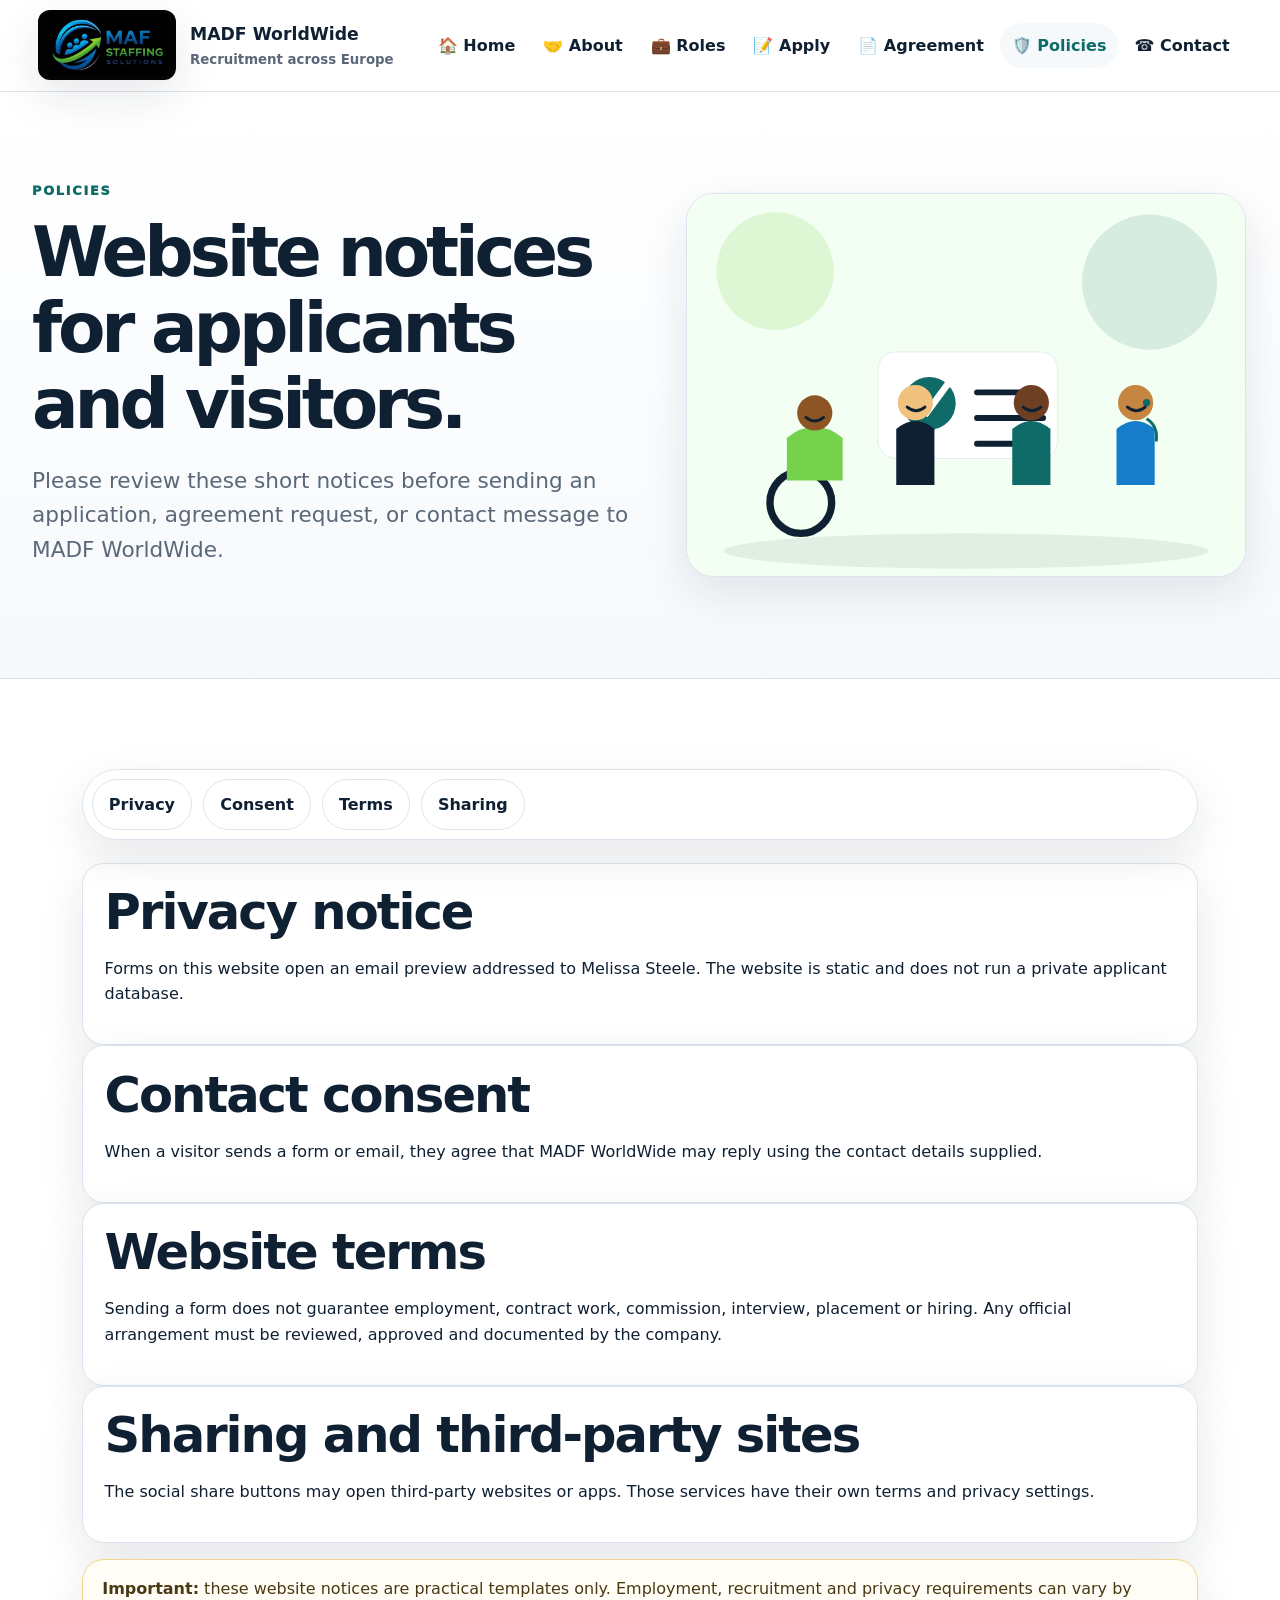
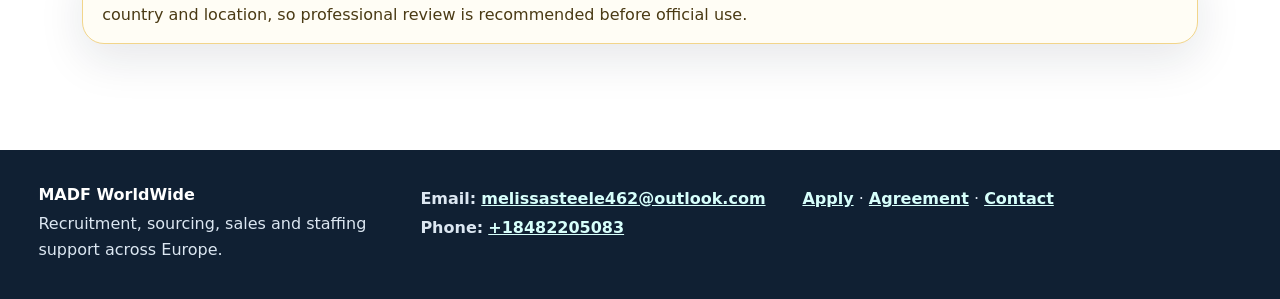
<file: notices.html>
<!doctype html><html lang="en"><head><meta charset="utf-8"><meta name="viewport" content="width=device-width,initial-scale=1"><title>Policies | MADF WorldWide</title><meta name="description" content="Website notices for MADF WorldWide applicants and visitors."><link rel="stylesheet" href="style.css"></head><body>
<header><a class="brand" href="index.html"><img class="site-logo" src="assets/logo.svg" alt="MAF Staffing Solutions logo"><span><strong>MADF WorldWide</strong><small>Recruitment across Europe</small></span></a><button class="toggle" aria-expanded="false">☰ Menu</button><nav class="menu"><a href="index.html">🏠 Home</a><a href="about.html">🤝 About</a><a href="roles.html">💼 Roles</a><a href="apply.html">📝 Apply</a><a href="agreement.html">📄 Agreement</a><a class="active" href="notices.html">🛡️ Policies</a><a href="contact.html">☎ Contact</a></nav></header>
<main><section class="section page-title"><div class="copy"><p class="eyebrow">Policies</p><h1>Website notices for applicants and visitors.</h1><p class="lead">Please review these short notices before sending an application, agreement request, or contact message to MADF WorldWide.</p></div><img class="page-art" src="assets/policies-team.svg" alt="Inclusive team discussing workplace notices"></section>
<section class="section"><nav class="mini"><a href="#privacy">Privacy</a><a href="#consent">Consent</a><a href="#terms">Terms</a><a href="#cookies">Sharing</a></nav><article id="privacy" class="card"><h2>Privacy notice</h2><p>Forms on this website open an email preview addressed to Melissa Steele. The website is static and does not run a private applicant database.</p></article><article id="consent" class="card"><h2>Contact consent</h2><p>When a visitor sends a form or email, they agree that MADF WorldWide may reply using the contact details supplied.</p></article><article id="terms" class="card"><h2>Website terms</h2><p>Sending a form does not guarantee employment, contract work, commission, interview, placement or hiring. Any official arrangement must be reviewed, approved and documented by the company.</p></article><article id="cookies" class="card"><h2>Sharing and third-party sites</h2><p>The social share buttons may open third-party websites or apps. Those services have their own terms and privacy settings.</p></article><div class="notice"><strong>Important:</strong> these website notices are practical templates only. Employment, recruitment and privacy requirements can vary by country and location, so professional review is recommended before official use.</div></section></main>
<footer><div><strong>MADF WorldWide</strong><p>Recruitment, sourcing, sales and staffing support across Europe.</p></div><div><p><strong>Email:</strong> <a href="mailto:melissasteele462@outlook.com">melissasteele462@outlook.com</a></p><p><strong>Phone:</strong> <a href="tel:+18482205083">+18482205083</a></p></div><div><p><a href="apply.html">Apply</a> · <a href="agreement.html">Agreement</a> · <a href="contact.html">Contact</a></p></div></footer><script src="script.js"></script></body></html>
</file>
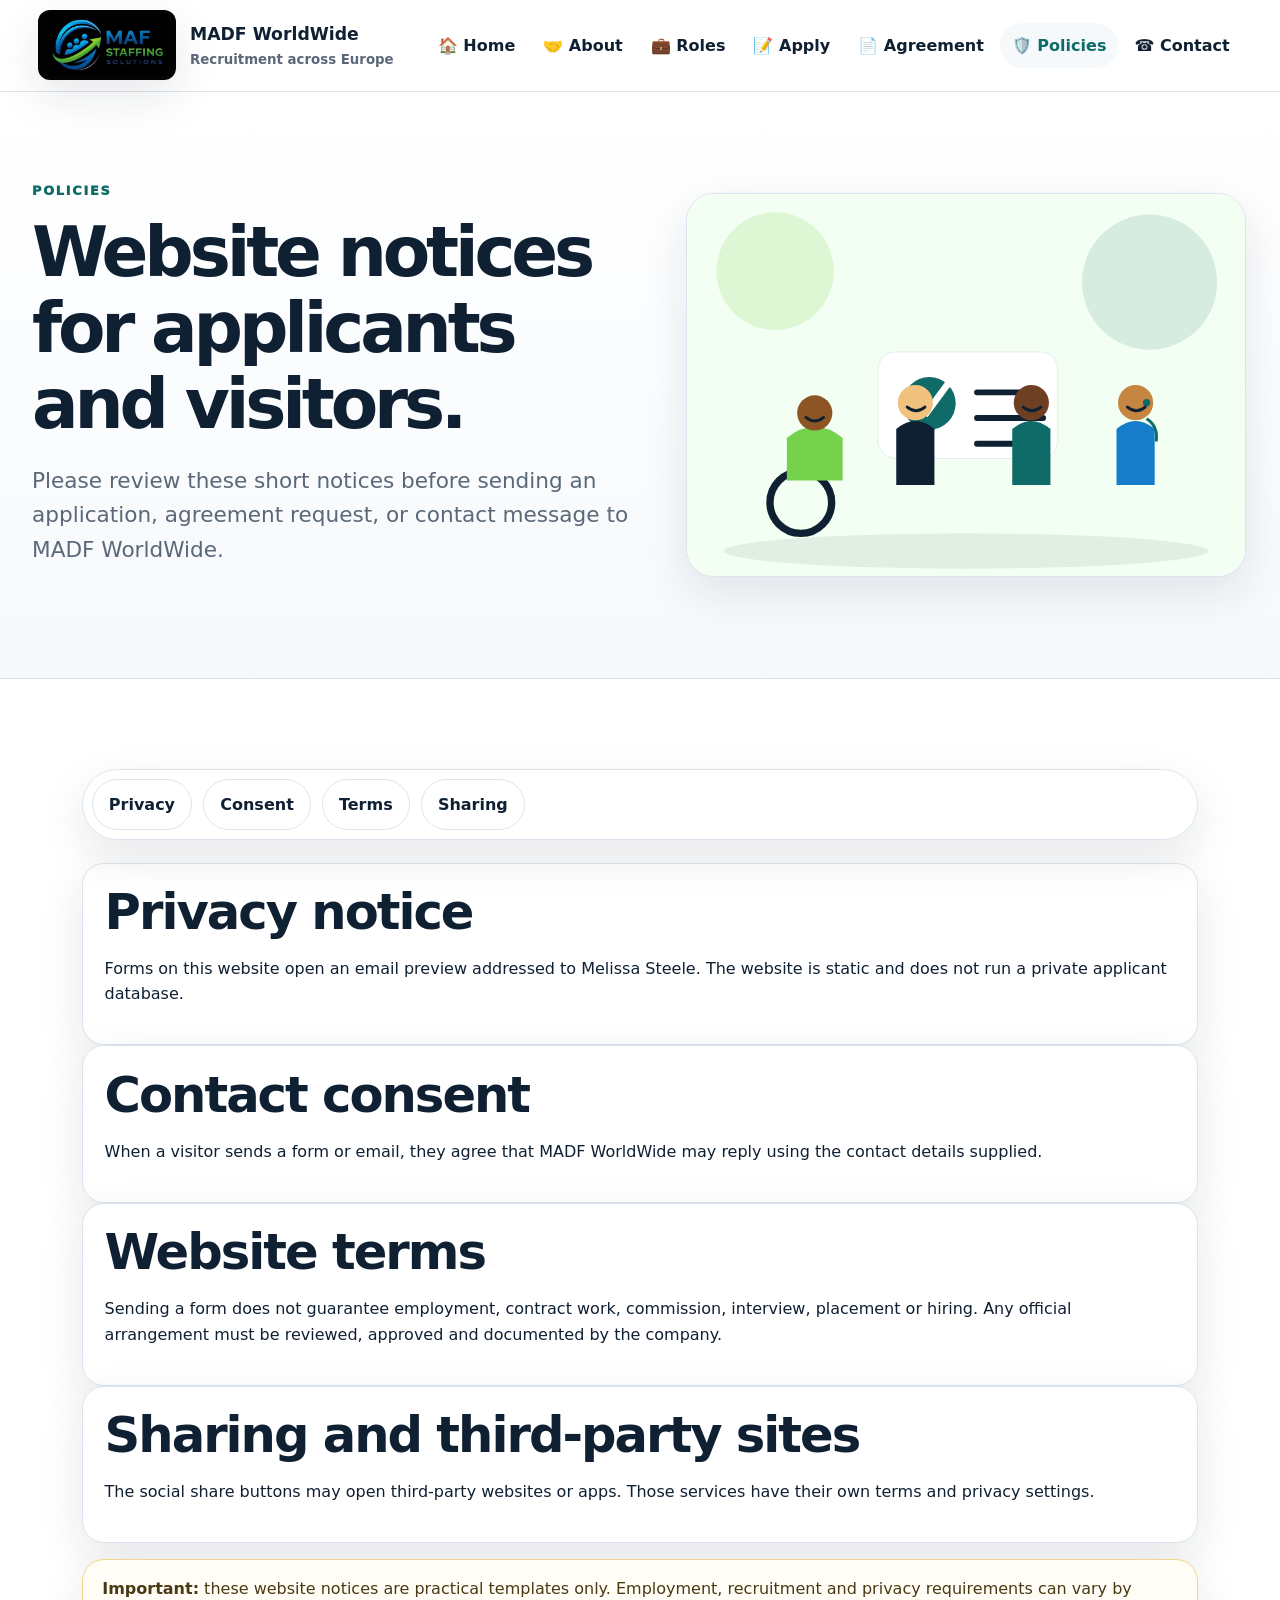
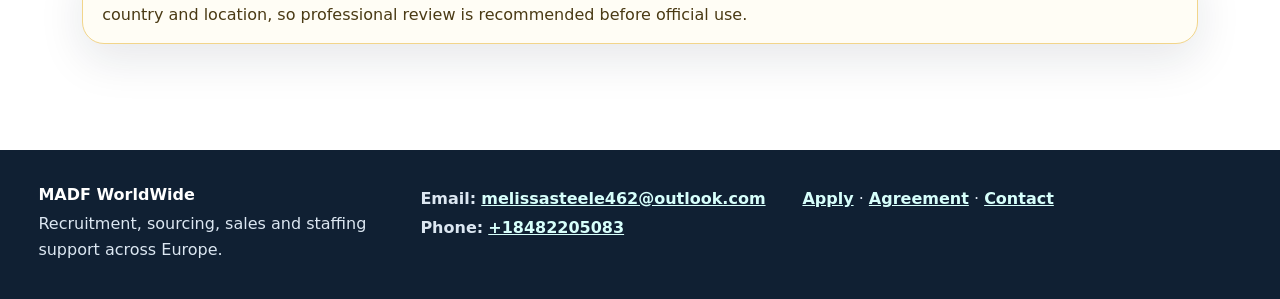
<file: policies.html>
<!doctype html>
<html lang="en">
<head>
<meta charset="utf-8">
<meta name="viewport" content="width=device-width,initial-scale=1">
<meta http-equiv="refresh" content="0; url=notices.html">
<link rel="canonical" href="notices.html">
<title>Redirecting | MADF WorldWide</title>
<script>window.location.replace('notices.html');</script>
</head>
<body>
<p>Redirecting to the updated MADF WorldWide Policies page. <a href="notices.html">Click here if you are not redirected.</a></p>
</body>
</html>
</file>
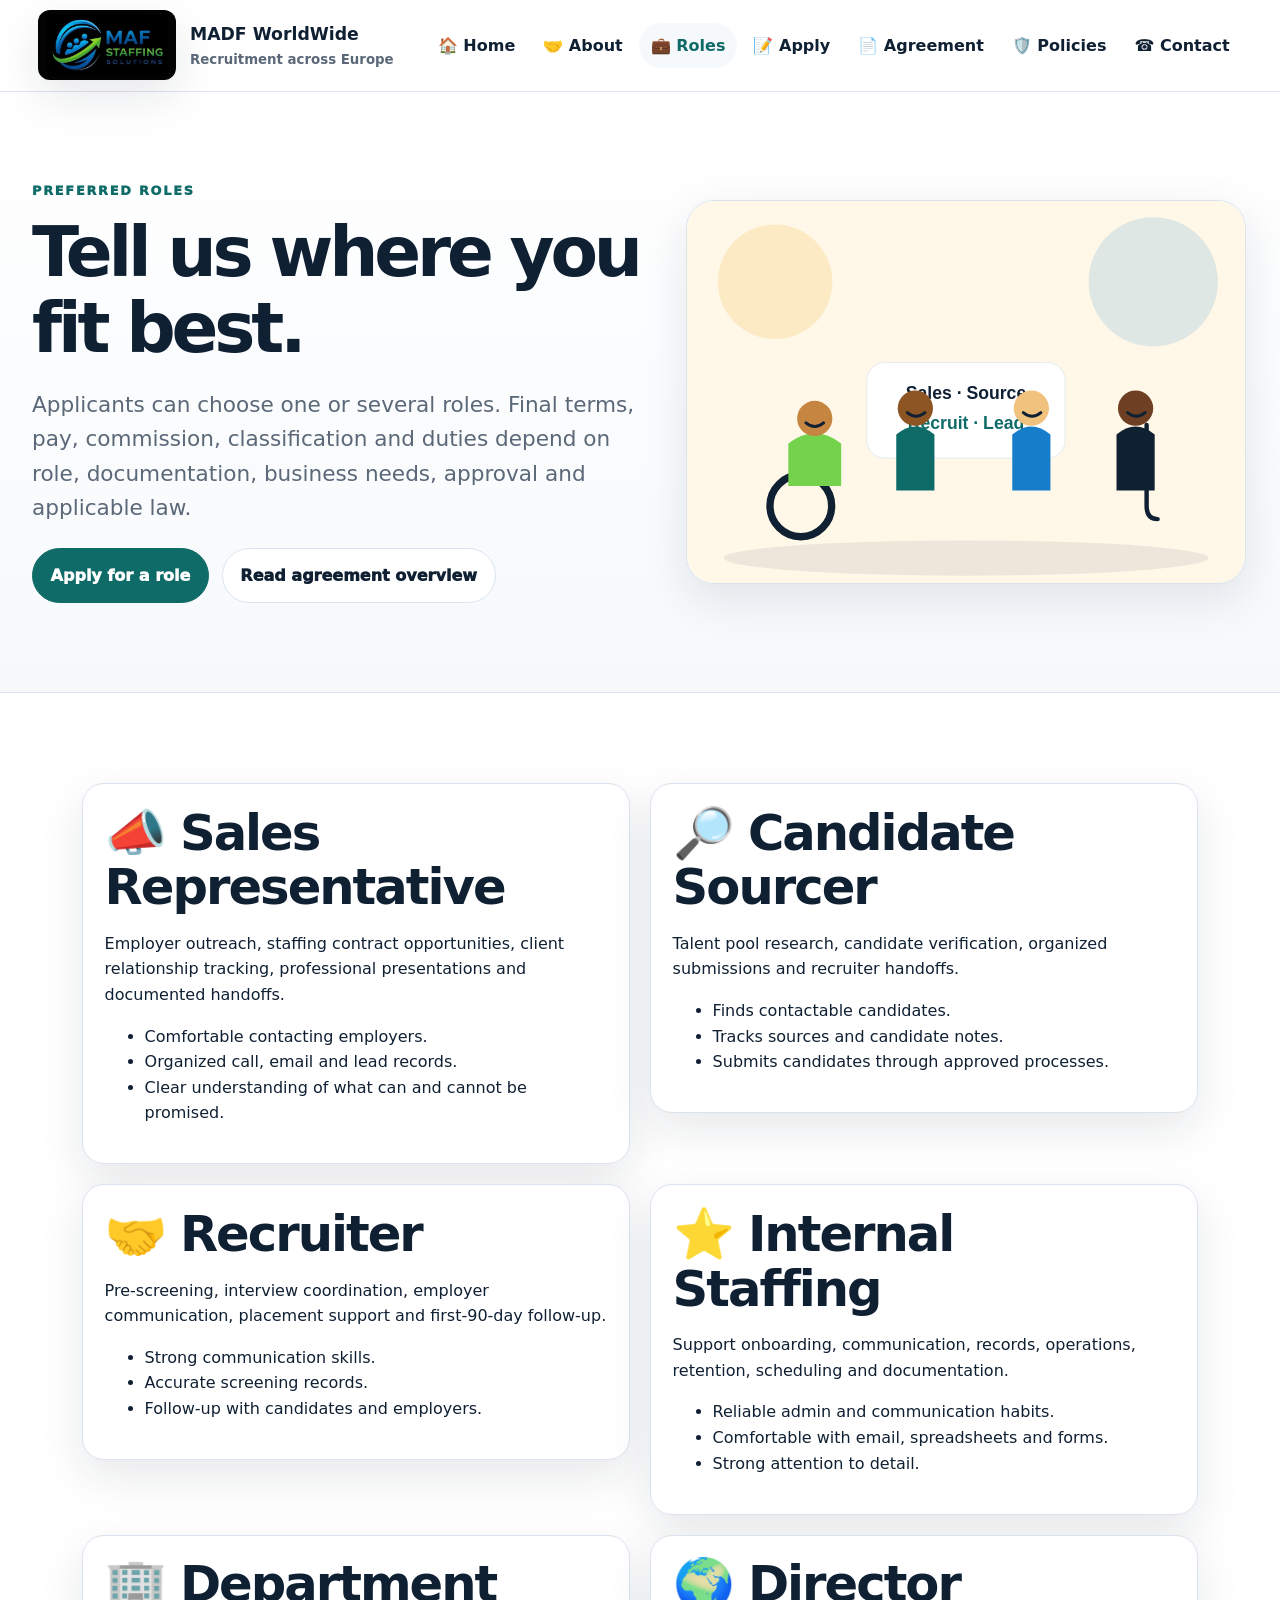
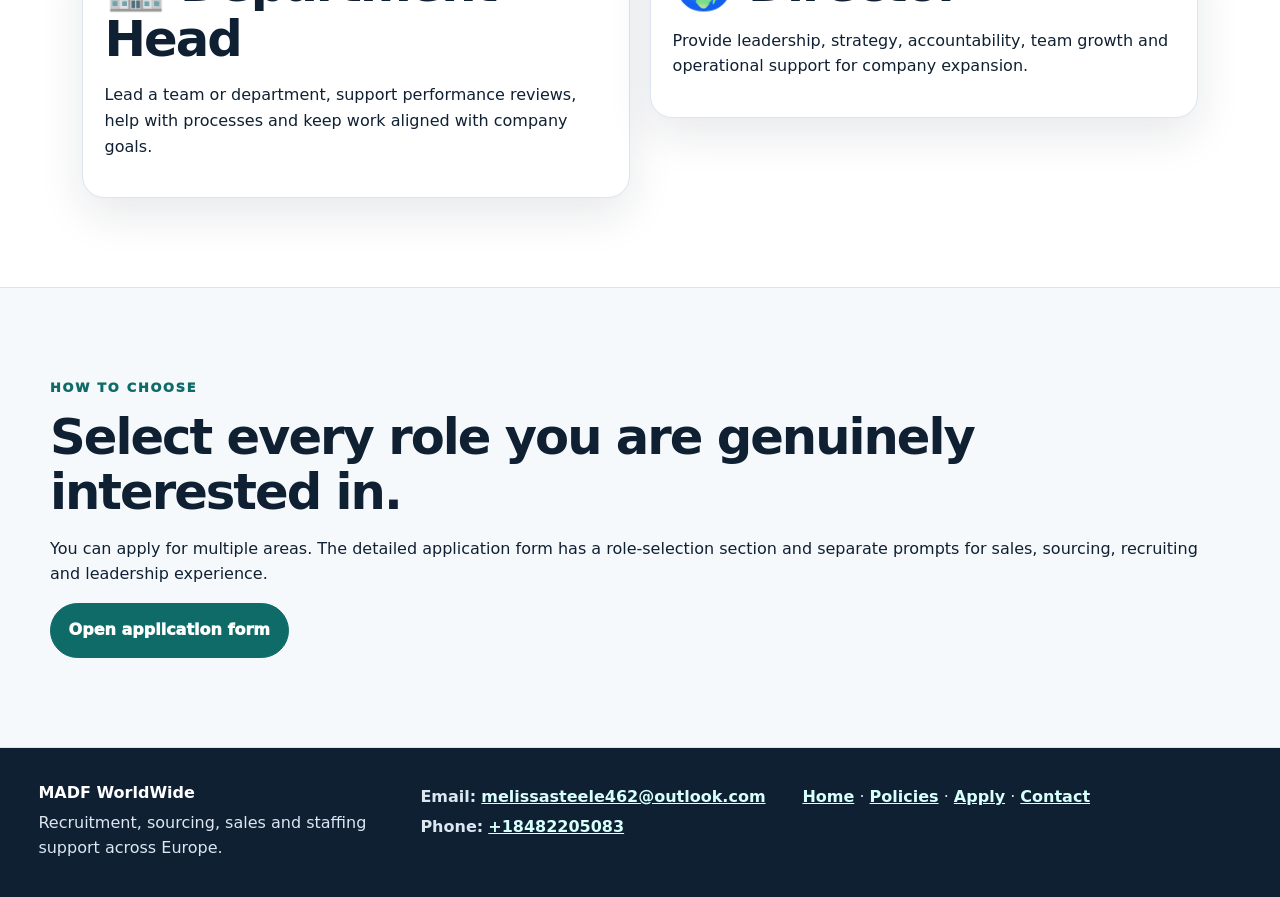
<file: roles.html>
<!doctype html>
<html lang="en"><head><meta charset="utf-8"><meta name="viewport" content="width=device-width,initial-scale=1"><title>Roles | MADF WorldWide</title><meta name="description" content="Preferred roles at MADF WorldWide including sales, sourcing, recruiting, internal staffing and leadership."><link rel="stylesheet" href="style.css"></head><body>
<header><a class="brand" href="index.html"><img class="site-logo" src="assets/logo.svg" alt="MAF Staffing Solutions logo"><span><strong>MADF WorldWide</strong><small>Recruitment across Europe</small></span></a><button class="toggle" aria-expanded="false">☰ Menu</button><nav class="menu"><a href="index.html">🏠 Home</a><a href="about.html">🤝 About</a><a class="active" href="roles.html">💼 Roles</a><a href="apply.html">📝 Apply</a><a href="agreement.html">📄 Agreement</a><a href="notices.html">🛡️ Policies</a><a href="contact.html">☎ Contact</a></nav></header>
<main><section class="section page-title"><div class="copy"><p class="eyebrow">Preferred roles</p><h1>Tell us where you fit best.</h1><p class="lead">Applicants can choose one or several roles. Final terms, pay, commission, classification and duties depend on role, documentation, business needs, approval and applicable law.</p><div class="btns"><a class="btn primary" href="apply.html">Apply for a role</a><a class="btn" href="agreement.html">Read agreement overview</a></div></div><img class="page-art" src="assets/roles-team.svg" alt="Inclusive recruitment team choosing sales, sourcing, recruiting and leadership roles"></section>
<section class="section"><div class="grid two"><article class="card"><h2>📣 Sales Representative</h2><p>Employer outreach, staffing contract opportunities, client relationship tracking, professional presentations and documented handoffs.</p><ul><li>Comfortable contacting employers.</li><li>Organized call, email and lead records.</li><li>Clear understanding of what can and cannot be promised.</li></ul></article><article class="card"><h2>🔎 Candidate Sourcer</h2><p>Talent pool research, candidate verification, organized submissions and recruiter handoffs.</p><ul><li>Finds contactable candidates.</li><li>Tracks sources and candidate notes.</li><li>Submits candidates through approved processes.</li></ul></article><article class="card"><h2>🤝 Recruiter</h2><p>Pre-screening, interview coordination, employer communication, placement support and first-90-day follow-up.</p><ul><li>Strong communication skills.</li><li>Accurate screening records.</li><li>Follow-up with candidates and employers.</li></ul></article><article class="card"><h2>⭐ Internal Staffing</h2><p>Support onboarding, communication, records, operations, retention, scheduling and documentation.</p><ul><li>Reliable admin and communication habits.</li><li>Comfortable with email, spreadsheets and forms.</li><li>Strong attention to detail.</li></ul></article><article class="card"><h2>🏢 Department Head</h2><p>Lead a team or department, support performance reviews, help with processes and keep work aligned with company goals.</p></article><article class="card"><h2>🌍 Director</h2><p>Provide leadership, strategy, accountability, team growth and operational support for company expansion.</p></article></div></section>
<section class="section soft"><div><p class="eyebrow">How to choose</p><h2>Select every role you are genuinely interested in.</h2><p>You can apply for multiple areas. The detailed application form has a role-selection section and separate prompts for sales, sourcing, recruiting and leadership experience.</p><a class="btn primary" href="apply.html">Open application form</a></div></section></main>
<footer><div><strong>MADF WorldWide</strong><p>Recruitment, sourcing, sales and staffing support across Europe.</p></div><div><p><strong>Email:</strong> <a href="mailto:melissasteele462@outlook.com">melissasteele462@outlook.com</a></p><p><strong>Phone:</strong> <a href="tel:+18482205083">+18482205083</a></p></div><div><p><a href="index.html">Home</a> · <a href="notices.html">Policies</a> · <a href="apply.html">Apply</a> · <a href="contact.html">Contact</a></p></div></footer><script src="script.js"></script></body></html>
</file>
<file: style.css>
:root{--ink:#102033;--muted:#5b6878;--line:#dbe4ee;--soft:#f6f9fc;--brand:#0f6b68;--brand2:#074946;--gold:#f2b84b;--shadow:0 16px 45px rgba(16,32,51,.1);--r:22px}*{box-sizing:border-box}html{scroll-behavior:smooth}body{margin:0;font-family:Inter,system-ui,-apple-system,Segoe UI,Arial,sans-serif;color:var(--ink);background:#fff;line-height:1.6}a{color:var(--brand);font-weight:800}header{position:sticky;top:0;z-index:50;background:rgba(255,255,255,.96);backdrop-filter:blur(10px);border-bottom:1px solid var(--line);display:flex;align-items:center;justify-content:space-between;gap:1rem;padding:.65rem clamp(1rem,3vw,2.4rem)}.brand{display:flex;align-items:center;gap:.85rem;text-decoration:none;color:var(--ink);min-width:max-content}.site-logo{width:138px;height:70px;object-fit:contain;border-radius:12px;background:#030303;padding:.25rem;box-shadow:var(--shadow)}.brand strong{font-size:1.08rem}.brand small{display:block;color:var(--muted);font-weight:700}.logo{display:none}.menu{display:flex;gap:.25rem;flex-wrap:wrap}.menu a{color:var(--ink);text-decoration:none;border-radius:999px;padding:.62rem .75rem}.menu a:hover,.menu a.active{background:var(--soft);color:var(--brand)}.toggle{display:none;border:1px solid var(--line);background:#fff;border-radius:999px;padding:.7rem 1rem;font-weight:900}.hero,.section{max-width:1180px;margin:auto;padding:clamp(3rem,7vw,6rem) clamp(1rem,3vw,2rem)}.hero{display:grid;grid-template-columns:1.05fr .95fr;gap:3rem;align-items:center;min-height:72vh}.page-title{display:grid;grid-template-columns:1.05fr .95fr;gap:2rem;align-items:center;background:linear-gradient(180deg,#fff,var(--soft));border-bottom:1px solid var(--line);max-width:none}.page-title>.copy,.page-title>div:first-child{max-width:760px;justify-self:end}.page-art,.hero-art{width:100%;max-width:560px;border-radius:28px;border:1px solid var(--line);box-shadow:var(--shadow);background:#fff}.eyebrow{margin:0 0 .75rem;color:var(--brand);text-transform:uppercase;letter-spacing:.14em;font-size:.8rem;font-weight:1000}h1,h2,h3{line-height:1.1;margin:0 0 1rem}h1{font-size:clamp(2.4rem,5.4vw,5rem);letter-spacing:-.06em}h2{font-size:clamp(1.8rem,4vw,3.1rem);letter-spacing:-.04em}.lead{font-size:clamp(1.08rem,2vw,1.35rem);color:var(--muted);max-width:780px}.btns{display:flex;flex-wrap:wrap;gap:.8rem;margin-top:1.4rem}.btn,button{display:inline-flex;align-items:center;justify-content:center;border:1px solid var(--line);border-radius:999px;background:#fff;color:var(--ink);padding:.85rem 1.1rem;text-decoration:none;font-weight:1000;cursor:pointer}.btn.primary,button.primary{background:var(--brand);border-color:var(--brand);color:#fff}.btn:hover,button:hover{transform:translateY(-1px)}.panel,.card,.notice{background:#fff;border:1px solid var(--line);border-radius:var(--r);box-shadow:var(--shadow)}.panel,.card{padding:1.35rem}.card{align-self:start}.soft{max-width:none;background:var(--soft);border-block:1px solid var(--line)}.soft>*{max-width:1180px;margin-left:auto;margin-right:auto}.grid{display:grid;gap:1.25rem;align-items:start}.two{grid-template-columns:repeat(2,minmax(0,1fr))}.three{grid-template-columns:repeat(3,minmax(0,1fr))}.rolechips,.share,.mini{display:flex;flex-wrap:wrap;gap:.7rem}.rolechips a,.mini a{background:#fff;border:1px solid var(--line);border-radius:999px;padding:.75rem 1rem;text-decoration:none;color:var(--ink)}.mini{position:sticky;top:94px;background:rgba(255,255,255,.96);border:1px solid var(--line);border-radius:999px;padding:.55rem;margin:0 auto 1.4rem;z-index:20;box-shadow:var(--shadow)}.notice{padding:1rem 1.2rem;background:#fffdf5;border-color:#f2d58a;color:#4a3a14;margin:1rem 0}.cta{background:linear-gradient(135deg,var(--brand),var(--brand2));color:white;border-radius:30px;margin-top:2rem;margin-bottom:2rem}.cta p{color:#dffcf8}form{display:grid;gap:1rem;align-self:start}.smart fieldset,fieldset{display:block;background:#fff;border:0!important;border-radius:var(--r);box-shadow:var(--shadow);padding:1.55rem!important;margin:0;min-inline-size:0;overflow:hidden}.smart legend,legend{display:block;width:100%;float:none!important;margin:0 0 1.25rem!important;padding:0!important;color:var(--ink);font-size:1.25rem;font-weight:1000;line-height:1.15}.fg{display:grid;grid-template-columns:repeat(2,minmax(0,1fr));gap:1rem}label{display:grid;gap:.32rem;font-weight:800;line-height:1.3}input,select,textarea{width:100%;min-width:0;padding:.9rem 1rem;border:1px solid var(--line);border-radius:14px;background:#fbfdff;font:inherit;color:var(--ink)}textarea{resize:vertical}.checks{display:grid;grid-template-columns:repeat(2,minmax(0,1fr));gap:.65rem}.checks label,.check{display:flex;gap:.55rem;align-items:flex-start;background:var(--soft);border:1px solid var(--line);border-radius:14px;padding:.8rem}.checks input,.check input{width:auto;min-width:auto;margin-top:.25rem}output{display:none;white-space:pre-wrap;background:var(--soft);border:1px dashed var(--brand);border-radius:18px;padding:1rem}.show{display:block}.agreement{max-height:720px;overflow:auto;padding:1.25rem}.agreement h3{margin-top:2rem}.share a,.share button{font-size:.92rem;padding:.6rem .8rem}footer{display:grid;grid-template-columns:1fr 1fr 1.2fr;gap:1rem;padding:2rem clamp(1rem,3vw,2.4rem);background:var(--ink);color:white}footer a{color:#d7fffb}footer p{margin:.25rem 0;color:#dce7f2}@media(max-width:1050px){header{align-items:flex-start}.menu{max-width:650px}.site-logo{width:115px;height:58px}}@media(max-width:900px){.toggle{display:inline-flex;align-self:center}.menu{display:none;position:absolute;top:86px;left:1rem;right:1rem;background:#fff;border:1px solid var(--line);border-radius:20px;box-shadow:var(--shadow);padding:1rem;flex-direction:column}.menu.open{display:flex}.hero,.page-title,.two,.three,.fg,.checks,footer{grid-template-columns:1fr}.hero{min-height:auto}.page-title>.copy,.page-title>div:first-child{justify-self:start}.site-logo{width:92px;height:48px}.brand small{display:none}.mini{position:static;border-radius:20px}.mini a{width:100%}}@media(max-width:520px){.brand strong{font-size:.95rem}.site-logo{width:78px;height:42px}header{padding:.5rem .8rem}.menu{top:72px}.panel,.card,.smart fieldset,fieldset{padding:1rem!important}.btn,button{width:100%}}@media print{header,footer,.mini,form,.notice,.cta{display:none}.agreement{max-height:none;overflow:visible;box-shadow:none;border:0}.section{padding:0}}
</file>
